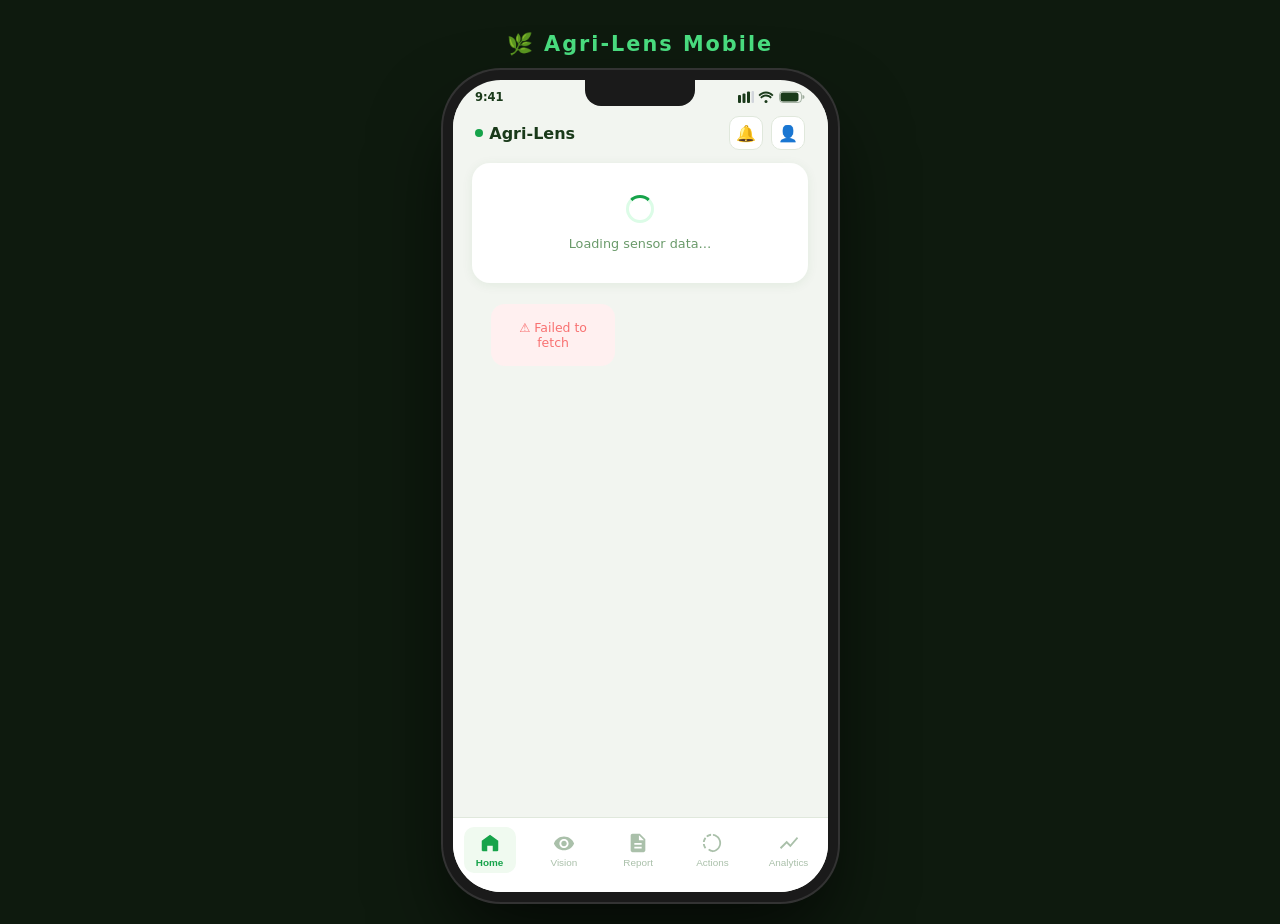
<file: mobile/index.html>
<!DOCTYPE html>
<html lang="en">
<head>
  <meta charset="UTF-8"/>
  <meta name="viewport" content="width=device-width, initial-scale=1.0"/>
  <title>Agri-Lens Mobile</title>
  <link rel="stylesheet" href="css/base.css"/>
  <link rel="stylesheet" href="css/components.css"/>
  <style>
    /* ── Vision Screen scan corners & wave animation (screen-specific) ── */
    .corner {
      position: absolute;
      width: 28px; height: 28px;
      border-color: #4ade80;
      border-style: solid;
    }
    .corner.tl { top: 0; left: 0;  border-width: 3px 0 0 3px; border-radius: 4px 0 0 0; }
    .corner.tr { top: 0; right: 0; border-width: 3px 3px 0 0; border-radius: 0 4px 0 0; }
    .corner.bl { bottom: 0; left: 0;  border-width: 0 0 3px 3px; border-radius: 0 0 0 4px; }
    .corner.br { bottom: 0; right: 0; border-width: 0 3px 3px 0; border-radius: 0 0 4px 0; }
    .scan-line-anim {
      position: absolute; left: 4px; right: 4px; height: 2px;
      background: linear-gradient(90deg, transparent, #4ade80, transparent);
      animation: scanline 2s linear infinite;
    }
    @keyframes scanline { 0% { top: 8px; } 100% { top: calc(100% - 10px); } }

    .voice-wave { display: flex; align-items: flex-end; justify-content: center; gap: 3px; height: 24px; margin-top: .3rem; }
    .voice-wave span { width: 4px; background: #4ade80; border-radius: 2px; animation: wavebar .8s ease-in-out infinite; }
    .voice-wave span:nth-child(1) { height: 8px;  animation-delay: 0s; }
    .voice-wave span:nth-child(2) { height: 18px; animation-delay: .1s; }
    .voice-wave span:nth-child(3) { height: 24px; animation-delay: .2s; }
    .voice-wave span:nth-child(4) { height: 14px; animation-delay: .3s; }
    .voice-wave span:nth-child(5) { height: 20px; animation-delay: .4s; }
    .voice-wave span:nth-child(6) { height: 10px; animation-delay: .5s; }
    @keyframes wavebar { 0%,100% { transform: scaleY(.4); } 50% { transform: scaleY(1); } }

    /* Vision screen needs dark background */
    #screen-vision { background: #000 !important; }
  </style>
</head>
<body>

  <div class="simulator-header">🌿 Agri-Lens Mobile</div>

  <div class="phone-frame">

    <!-- Status Bar -->
    <div class="status-bar">
      <span>9:41</span>
      <div class="notch"></div>
      <div class="status-icons">
        <!-- Signal bars -->
        <svg width="16" height="12" viewBox="0 0 16 12" fill="none">
          <rect x="0"   y="4"   width="3" height="8"    rx="1" fill="#1a3a1a"/>
          <rect x="4.5" y="2.5" width="3" height="9.5"  rx="1" fill="#1a3a1a"/>
          <rect x="9"   y="0.5" width="3" height="11.5" rx="1" fill="#1a3a1a"/>
          <rect x="13.5" y="0"  width="2.5" height="12" rx="1" fill="#d1d5db"/>
        </svg>
        <!-- Wifi -->
        <svg width="16" height="12" viewBox="0 0 16 12" fill="none">
          <path d="M8 2.5C10.5 2.5 12.7 3.6 14.2 5.3L15.5 3.9C13.6 1.8 10.9.5 8 .5S2.4 1.8.5 3.9L1.8 5.3C3.3 3.6 5.5 2.5 8 2.5Z" fill="#1a3a1a"/>
          <path d="M8 5.5C9.8 5.5 11.4 6.3 12.5 7.6L13.8 6.2C12.4 4.6 10.3 3.5 8 3.5S3.6 4.6 2.2 6.2L3.5 7.6C4.6 6.3 6.2 5.5 8 5.5Z" fill="#1a3a1a"/>
          <circle cx="8" cy="10.5" r="1.5" fill="#1a3a1a"/>
        </svg>
        <!-- Battery -->
        <svg width="26" height="12" viewBox="0 0 26 12" fill="none">
          <rect x=".5" y=".5" width="22" height="11" rx="3.5" stroke="#1a3a1a" stroke-opacity=".35"/>
          <rect x="1.5" y="1.5" width="18" height="9" rx="2.5" fill="#1a3a1a"/>
          <path d="M23.5 4v4a2 2 0 000-4z" fill="#1a3a1a" fill-opacity=".4"/>
        </svg>
      </div>
    </div>

    <!-- Screen Container -->
    <div class="screen-wrap">
      <div class="screen active" id="screen-home"></div>
      <div class="screen"        id="screen-vision"></div>
      <div class="screen"        id="screen-report"></div>
      <div class="screen"        id="screen-actions"></div>
      <div class="screen"        id="screen-analytics"></div>
    </div>

    <!-- Bottom Navigation -->
    <nav class="bottom-nav">
      <button class="nav-item active" id="nav-home" data-screen="home">
        <svg viewBox="0 0 24 24"><path d="M3 9.5L12 3L21 9.5V20c0 .55-.45 1-1 1h-5v-6H9v6H4c-.55 0-1-.45-1-1V9.5Z"/></svg>
        <span class="nav-label">Home</span>
      </button>
      <button class="nav-item" id="nav-vision" data-screen="vision">
        <svg viewBox="0 0 24 24"><path d="M12 5C7 5 2.73 8.11 1 12.5 2.73 16.89 7 20 12 20c5 0 9.27-3.11 11-7.5C21.27 8.11 17 5 12 5Zm0 12.5c-2.76 0-5-2.24-5-5s2.24-5 5-5 5 2.24 5 5-2.24 5-5 5Zm0-8c-1.66 0-3 1.34-3 3s1.34 3 3 3 3-1.34 3-3-1.34-3-3-3Z"/></svg>
        <span class="nav-label">Vision</span>
      </button>
      <button class="nav-item" id="nav-report" data-screen="report">
        <svg viewBox="0 0 24 24"><path d="M14 2H6c-1.1 0-2 .9-2 2v16c0 1.1.9 2 2 2h12c1.1 0 2-.9 2-2V8l-6-6Zm2 16H8v-2h8v2Zm0-4H8v-2h8v2Zm-3-5V3.5L18.5 9H13Z"/></svg>
        <span class="nav-label">Report</span>
      </button>
      <button class="nav-item" id="nav-actions" data-screen="actions">
        <svg viewBox="0 0 24 24"><path d="M13 2.05v2c4.39.54 7.5 4.53 6.96 8.92-.5 3.64-3.36 6.53-7 6.96v2c5.5-.55 9.5-5.43 8.95-10.93-.45-4.75-4.22-8.5-8.91-8.95Zm-2-.01C9.05 2.25 7.19 3 5.67 4.26L7.1 5.74C8.22 4.84 9.57 4.26 11 4.06V2.04ZM4.26 5.67C3 7.19 2.25 9.04 2.05 11h2c.19-1.42.75-2.77 1.64-3.9L4.26 5.67ZM2.06 13c.2 1.96.97 3.81 2.21 5.33l1.42-1.43C4.81 15.77 4.24 14.42 4.06 13H2.06Zm5.61 6.74C9.18 21 11.04 21.79 13 22v-2c-1.42-.18-2.77-.75-3.9-1.63L7.67 19.74Z"/></svg>
        <span class="nav-label">Actions</span>
      </button>
      <button class="nav-item" id="nav-analytics" data-screen="analytics">
        <svg viewBox="0 0 24 24"><path d="M3.5 18.5 9.5 12.5l4 4L22 6.92 20.59 5.51l-7.09 8-4-4L2 17l1.5 1.5Z"/></svg>
        <span class="nav-label">Analytics</span>
      </button>
    </nav>

  </div><!-- /phone-frame -->

  <script type="module">
    import router from './js/router.js';

    /* Wire nav buttons */
    document.querySelectorAll('.nav-item[data-screen]').forEach(btn => {
      btn.addEventListener('click', () => router.navigate(btn.dataset.screen));
    });

    /* Boot on home */
    router.navigate('home');
  </script>
</body>
</html>
</file>
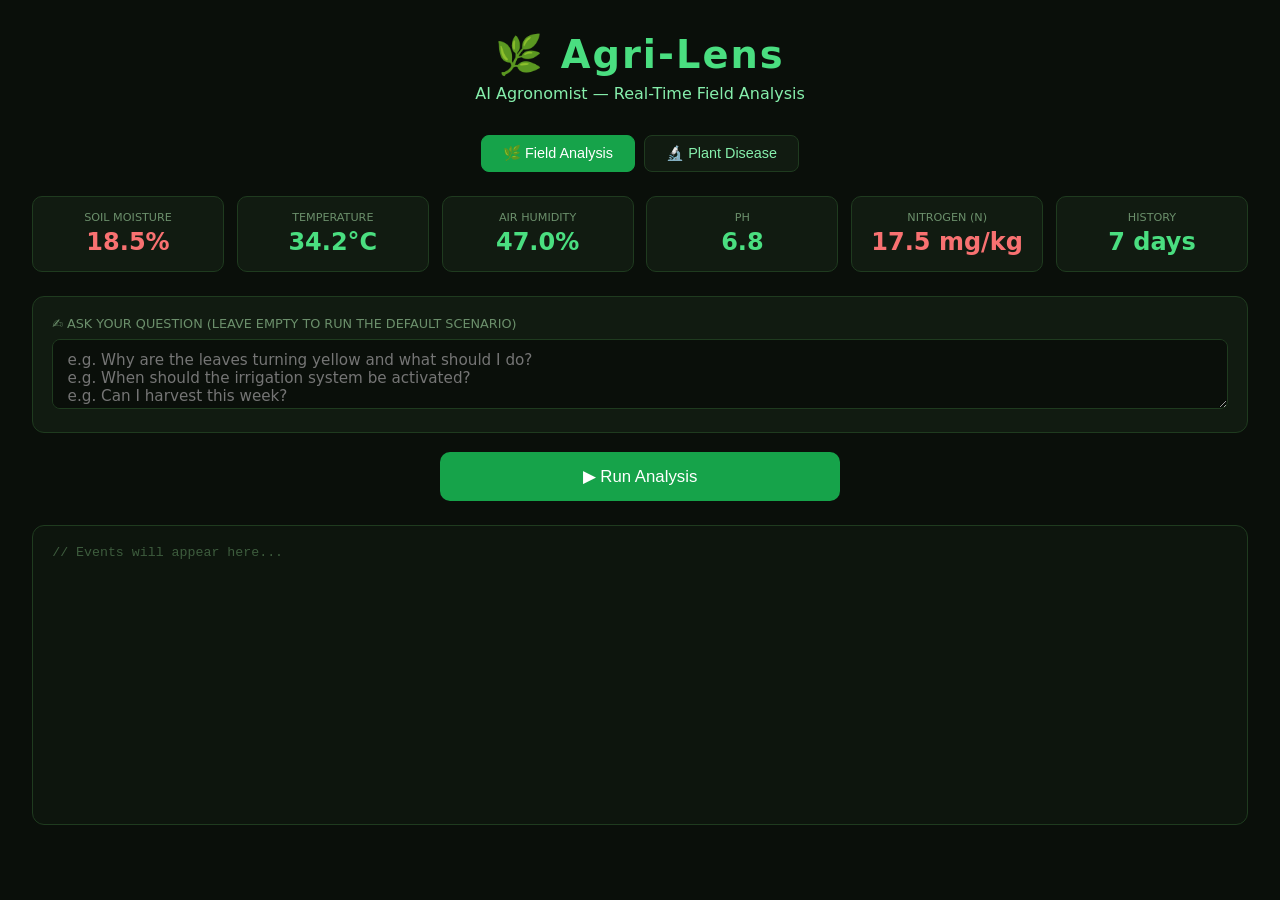
<file: app/templates/live_demo.html>
<!DOCTYPE html>
<html lang="en">
<head>
  <meta charset="UTF-8" />
  <meta name="viewport" content="width=device-width, initial-scale=1.0"/>
  <title>Agri-Lens — Demo</title>
  <style>
    * { box-sizing: border-box; margin: 0; padding: 0; }
    body { font-family: 'Segoe UI', system-ui, sans-serif; background: #0a0f0a; color: #e2f0e2; min-height: 100vh; padding: 2rem; }
    header { text-align: center; margin-bottom: 2rem; }
    header h1 { font-size: 2.4rem; color: #4ade80; letter-spacing: 2px; }
    header p  { color: #86efac; margin-top: .4rem; font-size: 1rem; }
    .tabs { display: flex; gap: .6rem; margin-bottom: 1.5rem; justify-content: center; }
    .tab-btn { background: #111b11; border: 1px solid #1f3b1f; color: #86efac; border-radius: 8px; padding: .55rem 1.3rem; font-size: .9rem; cursor: pointer; transition: all .2s; }
    .tab-btn:hover  { background: #1a2e1a; }
    .tab-btn.active { background: #16a34a; color: #fff; border-color: #16a34a; }
    .panel { display: none; }
    .panel.active { display: block; }
    #sensors { display: grid; grid-template-columns: repeat(auto-fit, minmax(130px, 1fr)); gap: .8rem; margin-bottom: 1.5rem; }
    .sensor-card { background: #111b11; border: 1px solid #1f3b1f; border-radius: 10px; padding: .9rem; text-align: center; }
    .sensor-card .label { font-size: .7rem; color: #6b8f6b; text-transform: uppercase; }
    .sensor-card .value { font-size: 1.5rem; font-weight: 700; color: #4ade80; margin-top: .25rem; }
    .sensor-card.alert .value { color: #f87171; }
    .ask-box { background: #111b11; border: 1px solid #1f3b1f; border-radius: 12px; padding: 1.2rem; margin-bottom: 1.2rem; }
    .ask-box label { font-size: .8rem; color: #6b8f6b; text-transform: uppercase; display: block; margin-bottom: .5rem; }
    .ask-box textarea { width: 100%; background: #0a0f0a; border: 1px solid #1f3b1f; border-radius: 8px; color: #e2f0e2; font-size: .95rem; padding: .7rem .9rem; resize: vertical; min-height: 70px; outline: none; font-family: inherit; }
    .ask-box textarea:focus { border-color: #16a34a; }
    .scenarios { display: grid; grid-template-columns: repeat(auto-fit, minmax(200px, 1fr)); gap: .8rem; margin-bottom: 1.5rem; }
    .scenario-card { background: #111b11; border: 2px solid #1f3b1f; border-radius: 12px; padding: 1rem; cursor: pointer; transition: all .2s; }
    .scenario-card:hover   { border-color: #16a34a; background: #142014; }
    .scenario-card.selected{ border-color: #4ade80; background: #0d2010; }
    .scenario-card .sc-title { font-weight: 700; color: #4ade80; margin-bottom: .3rem; }
    .sc-tag { display: inline-block; font-size: .7rem; border-radius: 4px; padding: .15rem .45rem; margin-bottom: .4rem; font-weight: 700; }
    .tag-high   { background:#7c2d12; color:#fb923c; }
    .tag-medium { background:#713f12; color:#fde68a; }
    .tag-low    { background:#14532d; color:#86efac; }
    .scenario-card .sc-desc { font-size: .82rem; color: #86efac; line-height: 1.4; }
    .scenario-card .sc-img { width: 100%; height: 90px; object-fit: cover; border-radius: 6px; margin-bottom: .5rem; opacity: .85; transition: opacity .2s; }
    .scenario-card:hover .sc-img, .scenario-card.selected .sc-img { opacity: 1; }
    .run-btn { display: block; width: 100%; max-width: 400px; margin: 0 auto 1.5rem; background: #16a34a; color: #fff; border: none; border-radius: 10px; padding: .85rem 2rem; font-size: 1.05rem; cursor: pointer; transition: background .2s; }
    .run-btn:hover    { background: #15803d; }
    .run-btn:disabled { background: #374137; color:#6b8f6b; cursor:default; }
    #log, #log2 { background: #0d150d; border: 1px solid #1f3b1f; border-radius: 12px; padding: 1.2rem; height: 300px; overflow-y: auto; font-family: 'Courier New', monospace; font-size: .83rem; margin-bottom: 1.5rem; }
    .log-entry { padding: .3rem 0; border-bottom: 1px solid #1a2e1a; line-height: 1.5; }
    .log-entry:last-child { border-bottom: none; }
    .tag { display: inline-block; padding: .1rem .4rem; border-radius: 4px; font-size: .68rem; font-weight: 700; margin-right: .4rem; text-transform: uppercase; }
    .tag-start       { background:#1e3a5f; color:#93c5fd; }
    .tag-thinking    { background:#2d2d0a; color:#fde68a; }
    .tag-tool_call   { background:#3b1f0a; color:#fb923c; }
    .tag-tool_result { background:#0a2e1a; color:#4ade80; }
    .tag-diagnosis   { background:#2d1050; color:#c084fc; }
    .tag-error       { background:#450a0a; color:#fca5a5; }
    .result-card { display: none; background: #0d1f1a; border: 1px solid #166534; border-radius: 14px; padding: 1.5rem; }
    .result-card h2 { color: #4ade80; margin-bottom: 1rem; font-size: 1.2rem; }
    .result-grid { display: grid; grid-template-columns: 1fr 1fr; gap: 1rem; }
    .result-block { background: #111b11; border-radius: 8px; padding: 1rem; }
    .result-block h3 { color: #86efac; font-size: .75rem; text-transform: uppercase; margin-bottom: .4rem; }
    .result-block p  { font-size: .9rem; line-height: 1.6; }
    .sev-badge { display: inline-block; padding: .25rem .8rem; border-radius: 20px; font-weight: 700; font-size: .82rem; }
    .sev-low      { background:#14532d; color:#86efac; }
    .sev-medium   { background:#713f12; color:#fde68a; }
    .sev-high     { background:#7c2d12; color:#fb923c; }
    .sev-critical { background:#450a0a; color:#fca5a5; }
    .priority-badge { display:inline-block; padding:.25rem .8rem; border-radius:20px; font-weight:700; font-size:.82rem; background:#1e3a5f; color:#93c5fd; }
    .rec-list { list-style: none; }
    .rec-list li::before { content: "-> "; color: #4ade80; }
    .rec-list li { padding: .2rem 0; font-size: .88rem; }
    .action-chip { display: inline-block; background: #1a3a1a; border: 1px solid #166534; border-radius: 6px; padding: .25rem .6rem; font-size: .76rem; margin: .2rem .15rem 0 0; color: #4ade80; }
    .conf-bar-bg { background:#1f3b1f; border-radius:99px; height:10px; overflow:hidden; margin-top:.4rem; }
    .conf-bar-fill { background:linear-gradient(90deg,#16a34a,#4ade80); height:100%; border-radius:99px; transition:width 1s ease; }
    .conf-label { font-size:.78rem; color:#86efac; margin-top:.25rem; }
    @media (max-width: 600px) { .result-grid { grid-template-columns: 1fr; } }
  </style>
</head>
<body>

<header>
  <h1>&#127807; Agri-Lens</h1>
  <p>AI Agronomist — Real-Time Field Analysis</p>
</header>

<div class="tabs">
  <button class="tab-btn active" onclick="switchTab('field', this)">&#127807; Field Analysis</button>
  <button class="tab-btn"        onclick="switchTab('disease', this)">&#128300; Plant Disease</button>
</div>

<!-- TAB 1: Field Analysis -->
<div id="tab-field" class="panel active">
  <div id="sensors">
    <div class="sensor-card alert"><div class="label">Soil Moisture</div><div class="value">18.5%</div></div>
    <div class="sensor-card"><div class="label">Temperature</div><div class="value">34.2°C</div></div>
    <div class="sensor-card"><div class="label">Air Humidity</div><div class="value">47.0%</div></div>
    <div class="sensor-card"><div class="label">pH</div><div class="value">6.8</div></div>
    <div class="sensor-card alert"><div class="label">Nitrogen (N)</div><div class="value">17.5 mg/kg</div></div>
    <div class="sensor-card"><div class="label">History</div><div class="value">7 days</div></div>
  </div>

  <div class="ask-box">
    <label>&#9997;&#65039; Ask your question (leave empty to run the default scenario)</label>
    <textarea id="fieldQuestion" placeholder="e.g. Why are the leaves turning yellow and what should I do?
e.g. When should the irrigation system be activated?
e.g. Can I harvest this week?"></textarea>
  </div>

  <button class="run-btn" id="fieldBtn" onclick="startFieldDemo()">&#9654; Run Analysis</button>
  <div id="log"><span style="color:#3d5c3d">// Events will appear here...</span></div>

  <div class="result-card" id="fieldResult">
    <h2>&#128300; Diagnosis Result</h2>
    <div class="result-grid">
      <div class="result-block"><h3>Diagnosis</h3><p id="fr-diagnosis"></p><br/><span id="fr-severity" class="sev-badge"></span></div>
      <div class="result-block"><h3>Root Cause</h3><p id="fr-rootcause"></p></div>
      <div class="result-block"><h3>Recommendations</h3><ul class="rec-list" id="fr-recs"></ul></div>
      <div class="result-block">
        <h3>IoT Actions Triggered</h3><div id="fr-actions"></div><br/>
        <h3>Confidence Score</h3>
        <div class="conf-bar-bg"><div class="conf-bar-fill" id="fr-conf-bar" style="width:0%"></div></div>
        <div class="conf-label" id="fr-conf-label">-</div>
      </div>
    </div>
    <div class="result-block" style="margin-top:1rem"><h3>Farmer Report</h3><p id="fr-report"></p></div>
  </div>
</div>

<!-- TAB 2: Plant Disease -->
<div id="tab-disease" class="panel">
  <p style="text-align:center; color:#86efac; margin-bottom:1rem; font-size:.9rem;">
    Select a scenario — Gemini analyses the leaf image and sensor data together
  </p>

  <div class="scenarios">
    <div class="scenario-card selected" id="sc-late-blight" onclick="selectScenario('late-blight')">
      <img class="sc-img" src="/assets/demo_images/late_blight.jpg" alt="Late Blight"/>
      <div class="sc-tag tag-high">HIGH RISK</div>
      <div class="sc-title">&#127813; Late Blight</div>
      <div class="sc-desc">Tomato late blight + drought stress.<br>Soil moisture: 20% → Irrigation priority</div>
    </div>
    <div class="scenario-card" id="sc-nutrient-deficiency" onclick="selectScenario('nutrient-deficiency')">
      <img class="sc-img" src="/assets/demo_images/early_blight.jpg" alt="Early Blight"/>
      <div class="sc-tag tag-medium">MEDIUM RISK</div>
      <div class="sc-title">&#127807; Nutrient Deficiency</div>
      <div class="sc-desc">Early blight + nitrogen deficiency.<br>N: 14 mg/kg → Fertiliser priority</div>
    </div>
    <div class="scenario-card" id="sc-healthy" onclick="selectScenario('healthy')">
      <img class="sc-img" src="/assets/demo_images/healthy.jpg" alt="Healthy"/>
      <div class="sc-tag tag-low">HEALTHY</div>
      <div class="sc-title">&#9989; Healthy Plant</div>
      <div class="sc-desc">Normal sensors + healthy leaf.<br>Moisture: 55% → Clean report</div>
    </div>
  </div>

  <div class="ask-box">
    <label>&#9997;&#65039; Additional question (optional)</label>
    <textarea id="diseaseQuestion" placeholder="e.g. Can this disease spread to neighbouring fields?"></textarea>
  </div>

  <button class="run-btn" id="diseaseBtn" onclick="startDiseaseDemo()">&#9654; Run Scenario</button>
  <div id="log2"><span style="color:#3d5c3d">// Events will appear here...</span></div>

  <div class="result-card" id="diseaseResult">
    <h2>&#128300; Plant Disease Diagnosis</h2>
    <div class="result-grid">
      <div class="result-block"><h3>Visual Finding</h3><p id="dr-visual"></p></div>
      <div class="result-block"><h3>Sensor Finding</h3><p id="dr-sensor"></p></div>
      <div class="result-block"><h3>Diagnosis</h3><p id="dr-diagnosis"></p><br/><span id="dr-severity" class="sev-badge"></span></div>
      <div class="result-block">
        <h3>Priority Mode</h3><span id="dr-priority" class="priority-badge"></span><br/><br/>
        <p id="dr-priority-reason" style="font-size:.85rem; color:#86efac;"></p>
      </div>
      <div class="result-block"><h3>Recommendations</h3><ul class="rec-list" id="dr-recs"></ul></div>
      <div class="result-block">
        <h3>IoT Actions Triggered</h3><div id="dr-actions"></div><br/>
        <h3>Confidence Score</h3>
        <div class="conf-bar-bg"><div class="conf-bar-fill" id="dr-conf-bar" style="width:0%"></div></div>
        <div class="conf-label" id="dr-conf-label">-</div>
      </div>
    </div>
    <div class="result-block" style="margin-top:1rem"><h3>Farmer Report</h3><p id="dr-report"></p></div>
  </div>
</div>

<script>
  let selectedScenario = 'late-blight';

  function switchTab(name, btn) {
    document.querySelectorAll('.panel').forEach(p => p.classList.remove('active'));
    document.querySelectorAll('.tab-btn').forEach(b => b.classList.remove('active'));
    document.getElementById('tab-' + name).classList.add('active');
    btn.classList.add('active');
  }

  function selectScenario(s) {
    document.querySelectorAll('.scenario-card').forEach(c => c.classList.remove('selected'));
    document.getElementById('sc-' + s).classList.add('selected');
    selectedScenario = s;
  }

  function appendLog(logId, data) {
    const log = document.getElementById(logId);
    const div = document.createElement('div');
    div.className = 'log-entry';
    const tag = document.createElement('span');
    tag.className = 'tag tag-' + data.event;
    tag.textContent = data.event;
    const text = data.message || (data.question ? 'Field: ' + data.field_id + ' - "' + data.question + '"' : JSON.stringify(data).slice(0, 140) + '...');
    div.appendChild(tag);
    div.appendChild(document.createTextNode(' ' + text));
    log.appendChild(div);
    log.scrollTop = log.scrollHeight;
  }

  function startFieldDemo() {
    const btn = document.getElementById('fieldBtn');
    const log = document.getElementById('log');
    const result = document.getElementById('fieldResult');
    const q = document.getElementById('fieldQuestion').value.trim();

    btn.disabled = true; btn.textContent = 'Analysing...';
    log.innerHTML = ''; result.style.display = 'none';

    const url = q ? '/demo/live?question=' + encodeURIComponent(q) : '/demo/live';
    const es = new EventSource(url);

    es.onmessage = function(e) {
      const data = JSON.parse(e.data);
      appendLog('log', data);
      if (data.event === 'diagnosis') {
        renderFieldResult(data); es.close();
        btn.disabled = false; btn.textContent = 'Run Again';
      }
      if (data.event === 'error') {
        es.close(); btn.disabled = false; btn.textContent = 'Retry';
      }
    };
    es.onerror = function() {
      appendLog('log', { event: 'error', message: 'Connection lost.' });
      es.close(); btn.disabled = false; btn.textContent = 'Retry';
    };
  }

  function renderFieldResult(d) {
    document.getElementById('fr-diagnosis').textContent = d.diagnosis;
    document.getElementById('fr-rootcause').textContent = d.root_cause;
    document.getElementById('fr-report').textContent    = d.report_for_farmer;
    var s = document.getElementById('fr-severity');
    s.textContent = d.severity.toUpperCase(); s.className = 'sev-badge sev-' + d.severity;
    var recList = document.getElementById('fr-recs'); recList.innerHTML = '';
    (d.recommendations||[]).forEach(function(r){ var li=document.createElement('li'); li.textContent=r; recList.appendChild(li); });
    var actDiv = document.getElementById('fr-actions'); actDiv.innerHTML = '';
    (d.actions_taken||[]).forEach(function(a){ var c=document.createElement('span'); c.className='action-chip'; c.textContent=a.action_name+'()'; actDiv.appendChild(c); });
    var pct = Math.round((d.confidence_score||0)*100);
    document.getElementById('fr-conf-bar').style.width = pct+'%';
    document.getElementById('fr-conf-label').textContent = pct+'% confidence';
    var res = document.getElementById('fieldResult');
    res.style.display = 'block'; res.scrollIntoView({behavior:'smooth'});
  }

  async function startDiseaseDemo() {
    const btn = document.getElementById('diseaseBtn');
    const log = document.getElementById('log2');
    const result = document.getElementById('diseaseResult');

    btn.disabled = true; btn.textContent = 'Analysing...';
    log.innerHTML = ''; result.style.display = 'none';

    appendLog('log2', { event: 'thinking', message: 'Running scenario "' + selectedScenario + '"...' });

    try {
      const res = await fetch('/demo/plant-disease/' + selectedScenario);
      const data = await res.json();
      if (!res.ok) {
        appendLog('log2', { event: 'error', message: data.detail || 'An error occurred.' });
      } else {
        appendLog('log2', { event: 'thinking', message: 'Leaf image + sensor data analysed.' });
        (data.actions_taken||[]).forEach(function(a) {
          appendLog('log2', { event: 'tool_call',   message: a.action_name + '() -> ' + (a.reason||'') });
          appendLog('log2', { event: 'tool_result', message: 'Action completed: ' + a.action_name });
        });
        appendLog('log2', { event: 'diagnosis', message: 'Diagnosis: ' + data.diagnosis });
        renderDiseaseResult(data);
      }
    } catch(e) {
      appendLog('log2', { event: 'error', message: 'Request failed: ' + e.message });
    }

    btn.disabled = false; btn.textContent = 'Run Again';
  }

  function renderDiseaseResult(d) {
    document.getElementById('dr-visual').textContent          = d.visual_finding;
    document.getElementById('dr-sensor').textContent          = d.sensor_finding;
    document.getElementById('dr-diagnosis').textContent       = d.diagnosis;
    document.getElementById('dr-priority-reason').textContent = d.priority_reason;
    document.getElementById('dr-report').textContent          = d.report_for_farmer;
    var s = document.getElementById('dr-severity');
    s.textContent = d.severity.toUpperCase(); s.className = 'sev-badge sev-' + d.severity;
    var modeLabels = { irrigation:'💧 Irrigation', nutrient:'🌿 Nutrition', disease:'🦠 Disease', combined:'⚖️ Combined' };
    document.getElementById('dr-priority').textContent = modeLabels[d.priority_mode] || d.priority_mode;
    var recList = document.getElementById('dr-recs'); recList.innerHTML = '';
    (d.recommendations||[]).forEach(function(r){ var li=document.createElement('li'); li.textContent=r; recList.appendChild(li); });
    var actDiv = document.getElementById('dr-actions'); actDiv.innerHTML = '';
    if (d.actions_taken && d.actions_taken.length > 0) {
      d.actions_taken.forEach(function(a){ var c=document.createElement('span'); c.className='action-chip'; c.textContent=a.action_name+'()'; actDiv.appendChild(c); });
    } else {
      actDiv.innerHTML = '<span style="color:#6b8f6b;font-size:.82rem">No action required</span>';
    }
    var pct = Math.round((d.confidence_score||0)*100);
    document.getElementById('dr-conf-bar').style.width = pct+'%';
    document.getElementById('dr-conf-label').textContent = pct+'% confidence';
    var res = document.getElementById('diseaseResult');
    res.style.display = 'block'; res.scrollIntoView({behavior:'smooth'});
  }
</script>
</body>
</html>
</file>
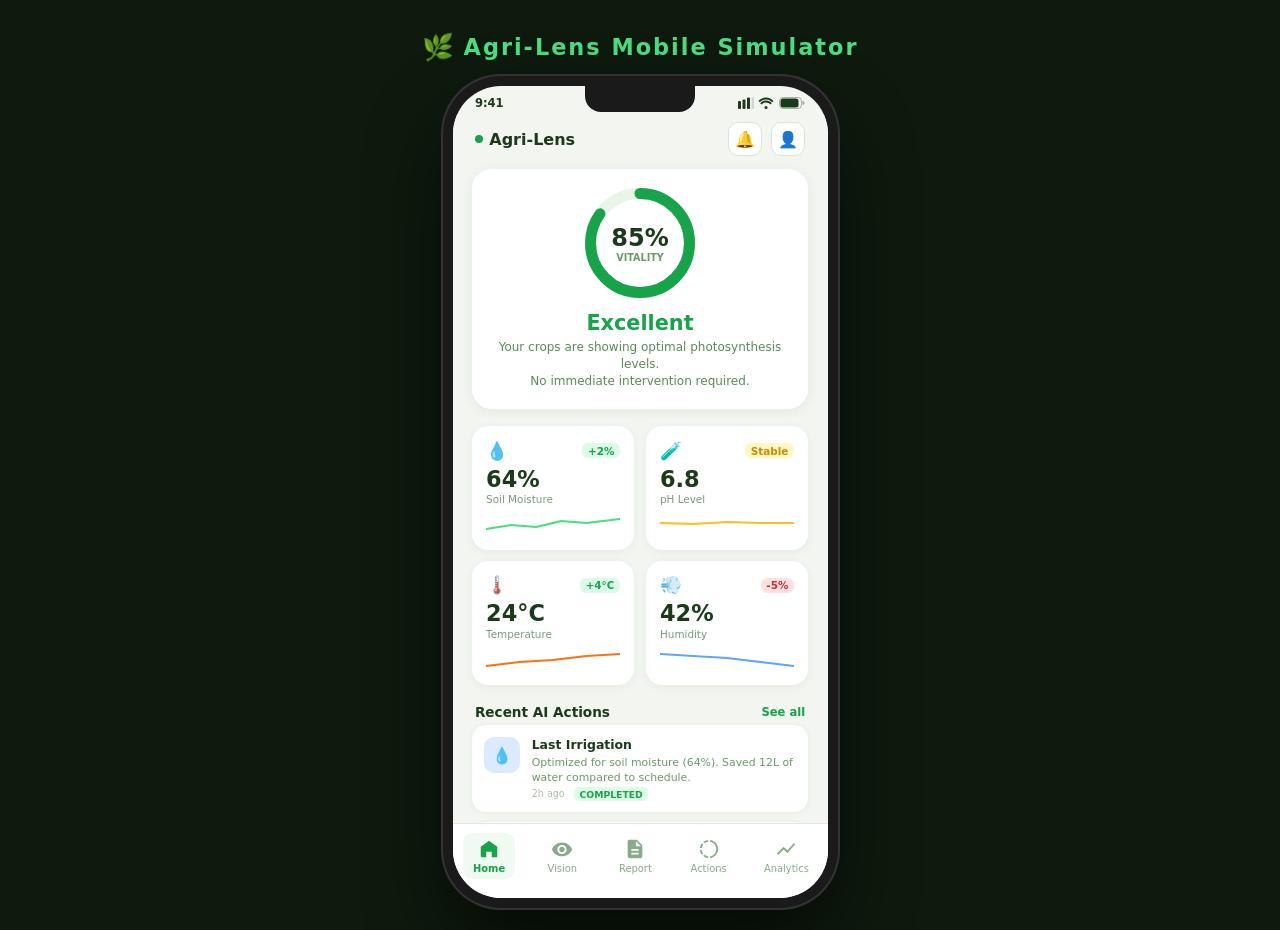
<file: app/templates/mobile_ui.html>
<!DOCTYPE html>
<html lang="en">
<head>
  <meta charset="UTF-8"/>
  <meta name="viewport" content="width=device-width, initial-scale=1.0"/>
  <title>Agri-Lens Mobile Simulator</title>
  <style>
    /* ── Reset & Base ── */
    *, *::before, *::after { box-sizing: border-box; margin: 0; padding: 0; }
    body {
      font-family: 'Segoe UI', system-ui, -apple-system, sans-serif;
      background: #0e1a0e;
      display: flex;
      flex-direction: column;
      align-items: center;
      min-height: 100vh;
      padding: 2rem 1rem;
      gap: 1.5rem;
    }
    .simulator-header {
      color: #4ade80;
      font-size: 1.4rem;
      font-weight: 700;
      letter-spacing: 2px;
      display: flex;
      align-items: center;
      gap: .5rem;
    }
    .simulator-header span { font-size: 1.6rem; }

    /* ── Phone Frame ── */
    .phone-frame {
      width: 375px;
      height: 812px;
      background: #f2f5f0;
      border-radius: 48px;
      box-shadow:
        0 0 0 10px #1a1a1a,
        0 0 0 12px #333,
        0 40px 80px rgba(0,0,0,.7);
      overflow: hidden;
      position: relative;
      display: flex;
      flex-direction: column;
    }

    /* ── Status Bar ── */
    .status-bar {
      background: transparent;
      padding: .6rem 1.4rem .3rem;
      display: flex;
      justify-content: space-between;
      align-items: center;
      font-size: .72rem;
      font-weight: 600;
      color: #1a3a1a;
      position: relative;
      z-index: 10;
    }
    .status-bar .notch {
      width: 110px; height: 26px;
      background: #1a1a1a;
      border-radius: 0 0 16px 16px;
      position: absolute;
      left: 50%; transform: translateX(-50%);
      top: 0;
    }
    .status-icons { display: flex; gap: .3rem; align-items: center; }

    /* ── Screen Container ── */
    .screen-wrap {
      flex: 1;
      overflow: hidden;
      position: relative;
    }
    .screen {
      position: absolute;
      inset: 0;
      overflow-y: auto;
      display: none;
      flex-direction: column;
      scrollbar-width: none;
    }
    .screen::-webkit-scrollbar { display: none; }
    .screen.active { display: flex; }

    /* ── Bottom Nav ── */
    .bottom-nav {
      background: #fff;
      border-top: 1px solid #e0e8dc;
      display: flex;
      justify-content: space-around;
      padding: .6rem 0 1.2rem;
      z-index: 100;
    }
    .nav-item {
      display: flex;
      flex-direction: column;
      align-items: center;
      gap: .18rem;
      cursor: pointer;
      padding: .3rem .5rem;
      border-radius: 10px;
      transition: all .2s;
      min-width: 52px;
    }
    .nav-item svg { width: 22px; height: 22px; }
    .nav-item span { font-size: .62rem; color: #8aab8a; font-weight: 500; }
    .nav-item.active span { color: #16a34a; font-weight: 700; }
    .nav-item.active svg path,
    .nav-item.active svg rect,
    .nav-item.active svg circle { fill: #16a34a; }
    .nav-item:not(.active) svg path,
    .nav-item:not(.active) svg rect,
    .nav-item:not(.active) svg circle { fill: #8aab8a; }
    .nav-item.active { background: #f0faf0; }

    /* ══════════════════════════════════
       SCREEN 1 — HOME
    ══════════════════════════════════ */
    #screen-home {
      background: #f2f5f0;
    }
    .home-topbar {
      padding: .5rem 1.4rem .4rem;
      display: flex;
      justify-content: space-between;
      align-items: center;
    }
    .home-topbar .brand {
      display: flex; align-items: center; gap: .4rem;
      font-weight: 700; font-size: 1rem; color: #1a3a1a;
    }
    .brand-dot { width: 8px; height: 8px; background: #16a34a; border-radius: 50%; }
    .home-topbar .icons { display: flex; gap: .6rem; }
    .icon-btn {
      width: 34px; height: 34px;
      background: #fff;
      border-radius: 10px;
      border: 1px solid #d4e8d4;
      display: flex; align-items: center; justify-content: center;
      cursor: pointer; font-size: 1rem;
    }

    .vitality-card {
      margin: .4rem 1.2rem;
      background: #fff;
      border-radius: 20px;
      padding: 1.2rem;
      box-shadow: 0 2px 12px rgba(0,100,0,.07);
    }
    .vitality-ring {
      position: relative;
      width: 110px; height: 110px;
      margin: 0 auto .8rem;
    }
    .vitality-ring svg { transform: rotate(-90deg); }
    .vitality-ring .ring-bg { fill: none; stroke: #e8f5e8; stroke-width: 10; }
    .vitality-ring .ring-val { fill: none; stroke: #16a34a; stroke-width: 10; stroke-linecap: round; stroke-dasharray: 283; stroke-dashoffset: 43; transition: stroke-dashoffset 1s; }
    .vitality-ring .center-text {
      position: absolute; inset: 0;
      display: flex; flex-direction: column;
      align-items: center; justify-content: center;
    }
    .vitality-ring .pct { font-size: 1.5rem; font-weight: 800; color: #1a3a1a; }
    .vitality-ring .lbl { font-size: .6rem; color: #6a9a6a; font-weight: 600; }
    .vitality-status { text-align: center; }
    .vitality-status .status-title { font-size: 1.3rem; font-weight: 800; color: #16a34a; }
    .vitality-status .status-sub { font-size: .75rem; color: #5a8a5a; margin-top: .25rem; line-height: 1.4; }

    .sensor-grid {
      display: grid; grid-template-columns: 1fr 1fr;
      gap: .7rem; margin: .7rem 1.2rem;
    }
    .sensor-tile {
      background: #fff;
      border-radius: 16px;
      padding: .9rem;
      box-shadow: 0 2px 8px rgba(0,100,0,.06);
    }
    .sensor-tile .tile-top {
      display: flex; justify-content: space-between; align-items: center;
      margin-bottom: .3rem;
    }
    .sensor-tile .tile-icon { font-size: 1.1rem; }
    .sensor-tile .tile-delta {
      font-size: .65rem; font-weight: 700; padding: .1rem .35rem;
      border-radius: 6px;
    }
    .delta-up { background: #dcfce7; color: #16a34a; }
    .delta-stable { background: #fef9c3; color: #ca8a04; }
    .delta-down { background: #fee2e2; color: #dc2626; }
    .sensor-tile .tile-val { font-size: 1.4rem; font-weight: 800; color: #1a3a1a; }
    .sensor-tile .tile-name { font-size: .65rem; color: #7a9a7a; margin-top: .1rem; }
    .mini-spark { height: 24px; overflow: hidden; margin-top: .4rem; }
    .mini-spark svg { width: 100%; height: 24px; }

    .section-header {
      padding: .5rem 1.4rem .3rem;
      display: flex; justify-content: space-between; align-items: center;
    }
    .section-header h3 { font-size: .85rem; font-weight: 700; color: #1a3a1a; }
    .section-header a { font-size: .72rem; color: #16a34a; font-weight: 600; cursor: pointer; text-decoration: none; }

    .ai-actions-list { padding: 0 1.2rem; display: flex; flex-direction: column; gap: .6rem; margin-bottom: 1rem; }
    .ai-action-item {
      background: #fff;
      border-radius: 14px;
      padding: .8rem;
      display: flex; align-items: flex-start; gap: .7rem;
      box-shadow: 0 1px 6px rgba(0,100,0,.06);
    }
    .ai-action-item .action-icon {
      width: 36px; height: 36px; border-radius: 10px;
      display: flex; align-items: center; justify-content: center;
      font-size: 1rem; flex-shrink: 0;
    }
    .icon-water { background: #dbeafe; }
    .icon-leaf  { background: #dcfce7; }
    .icon-bug   { background: #fef3c7; }
    .ai-action-item .action-body { flex: 1; }
    .ai-action-item .action-title { font-size: .78rem; font-weight: 700; color: #1a3a1a; }
    .ai-action-item .action-sub   { font-size: .68rem; color: #6a9a6a; margin-top: .15rem; line-height: 1.4; }
    .ai-action-item .action-meta  { font-size: .6rem; color: #aac0aa; margin-top: .2rem; }
    .badge-completed { background: #dcfce7; color: #16a34a; font-size: .58rem; font-weight: 700; padding: .1rem .35rem; border-radius: 5px; }
    .badge-done      { background: #e0f2fe; color: #0284c7; font-size: .58rem; font-weight: 700; padding: .1rem .35rem; border-radius: 5px; }

    .field-banner {
      margin: .5rem 1.2rem 1rem;
      border-radius: 18px;
      overflow: hidden;
      position: relative;
      height: 100px;
      background: linear-gradient(135deg, #14532d 0%, #166534 50%, #4ade80 100%);
    }
    .field-banner img { width: 100%; height: 100%; object-fit: cover; opacity: .7; position: absolute; inset: 0; }
    .field-banner .field-info {
      position: absolute; inset: 0; padding: .8rem 1rem;
      display: flex; flex-direction: column; justify-content: flex-end;
    }
    .field-banner .field-label { font-size: .6rem; color: rgba(255,255,255,.75); text-transform: uppercase; letter-spacing: 1px; }
    .field-banner .field-name  { font-size: 1rem; font-weight: 800; color: #fff; }

    /* ══════════════════════════════════
       SCREEN 2 — VISION
    ══════════════════════════════════ */
    #screen-vision {
      background: #000;
    }
    .vision-bg {
      position: absolute; inset: 0;
      background: linear-gradient(180deg, #0a2a0a 0%, #0d3d0d 40%, #1a5c1a 100%);
    }
    .vision-bg-img {
      position: absolute; inset: 0;
      background-image: url('/assets/demo_images/healthy.jpg');
      background-size: cover; background-position: center;
      opacity: .55;
    }
    .vision-topbar {
      position: relative; z-index: 10;
      display: flex; justify-content: space-between; align-items: center;
      padding: .5rem 1.4rem;
    }
    .vision-topbar .brand { color: #fff; font-weight: 700; font-size: 1rem; display: flex; align-items: center; gap: .4rem; }
    .vision-topbar .settings-btn {
      width: 36px; height: 36px; background: rgba(255,255,255,.15);
      border-radius: 10px; display: flex; align-items: center; justify-content: center;
      font-size: 1.1rem; cursor: pointer; color: #fff; backdrop-filter: blur(4px);
    }
    .scan-frame {
      position: relative; z-index: 10;
      flex: 1;
      display: flex; flex-direction: column; align-items: center; justify-content: center;
      padding: 1rem;
    }
    .scan-corners {
      width: 220px; height: 160px;
      position: relative;
      margin-bottom: 1.5rem;
    }
    .scan-corners::before, .scan-corners::after,
    .scan-corners > span::before, .scan-corners > span::after {
      content: ''; position: absolute;
      width: 28px; height: 28px;
      border-color: #4ade80;
      border-style: solid;
    }
    .scan-corners::before { top: 0; left: 0; border-width: 3px 0 0 3px; border-radius: 4px 0 0 0; }
    .scan-corners::after  { top: 0; right: 0; border-width: 3px 3px 0 0; border-radius: 0 4px 0 0; }
    .scan-corners > span::before { bottom: 0; left: 0; border-width: 0 0 3px 3px; border-radius: 0 0 0 4px; }
    .scan-corners > span::after  { bottom: 0; right: 0; border-width: 0 3px 3px 0; border-radius: 0 0 4px 0; }
    .scan-line {
      position: absolute; left: 4px; right: 4px; height: 2px;
      background: linear-gradient(90deg, transparent, #4ade80, transparent);
      animation: scan 2s linear infinite;
    }
    @keyframes scan { 0% { top: 8px; } 100% { top: calc(100% - 10px); } }

    .vision-dialog {
      background: rgba(255,255,255,.12);
      backdrop-filter: blur(12px);
      border: 1px solid rgba(255,255,255,.2);
      border-radius: 18px;
      padding: 1rem 1.2rem;
      text-align: center;
      max-width: 260px;
    }
    .vision-dialog h3 { color: #fff; font-size: 1rem; font-weight: 700; margin-bottom: .3rem; }
    .vision-dialog p  { color: rgba(255,255,255,.75); font-size: .75rem; line-height: 1.5; margin-bottom: .8rem; }
    .voice-wave {
      display: flex; align-items: flex-end; justify-content: center; gap: 3px; height: 24px; margin-top: .3rem;
    }
    .voice-wave span {
      width: 4px; background: #4ade80; border-radius: 2px;
      animation: wave 0.8s ease-in-out infinite;
    }
    .voice-wave span:nth-child(1) { height: 8px;  animation-delay: 0s; }
    .voice-wave span:nth-child(2) { height: 18px; animation-delay: .1s; }
    .voice-wave span:nth-child(3) { height: 24px; animation-delay: .2s; }
    .voice-wave span:nth-child(4) { height: 14px; animation-delay: .3s; }
    .voice-wave span:nth-child(5) { height: 20px; animation-delay: .4s; }
    .voice-wave span:nth-child(6) { height: 10px; animation-delay: .5s; }
    @keyframes wave { 0%,100% { transform: scaleY(.4); } 50% { transform: scaleY(1); } }

    .vision-buttons {
      position: relative; z-index: 10;
      padding: 1rem 1.2rem 1.2rem;
      display: flex; flex-direction: column; gap: .6rem;
    }
    .vision-btn-row { display: flex; gap: .6rem; }
    .vision-btn {
      flex: 1; padding: .7rem; border-radius: 20px;
      font-size: .78rem; font-weight: 700; cursor: pointer;
      border: none; display: flex; align-items: center; justify-content: center; gap: .3rem;
      transition: all .2s;
    }
    .btn-primary-green { background: #16a34a; color: #fff; }
    .btn-outline-white { background: rgba(255,255,255,.12); color: #fff; border: 1px solid rgba(255,255,255,.25); backdrop-filter: blur(4px); }
    .btn-full { border-radius: 14px; padding: .65rem; }

    /* ══════════════════════════════════
       SCREEN 3 — DIAGNOSIS REPORT
    ══════════════════════════════════ */
    #screen-report {
      background: #f2f5f0;
    }
    .report-topbar {
      padding: .5rem 1.4rem .4rem;
      display: flex; align-items: center; gap: .6rem;
    }
    .back-btn {
      width: 32px; height: 32px;
      background: #fff; border-radius: 10px;
      display: flex; align-items: center; justify-content: center;
      cursor: pointer; font-size: 1rem; border: 1px solid #e0e8dc;
    }
    .report-topbar h2 { font-size: .95rem; font-weight: 700; color: #1a3a1a; }

    .diagnosis-img {
      margin: .4rem 1.2rem;
      border-radius: 18px;
      overflow: hidden;
      height: 140px;
      position: relative;
    }
    .diagnosis-img img { width: 100%; height: 100%; object-fit: cover; }
    .diagnosis-img .ai-badge {
      position: absolute; top: .6rem; left: .6rem;
      background: #ff7a00; color: #fff;
      font-size: .65rem; font-weight: 800;
      padding: .2rem .6rem; border-radius: 8px;
      letter-spacing: .5px;
    }

    .diagnosis-card {
      margin: .5rem 1.2rem;
      background: #fff; border-radius: 18px; padding: 1rem;
      box-shadow: 0 2px 8px rgba(0,100,0,.06);
    }
    .diagnosis-card .diag-label { font-size: .65rem; color: #16a34a; font-weight: 700; text-transform: uppercase; letter-spacing: .5px; margin-bottom: .3rem; }
    .diagnosis-card h3 { font-size: 1.1rem; font-weight: 800; color: #1a1a1a; line-height: 1.3; }
    .diagnosis-meta { display: flex; gap: .5rem; margin-top: .5rem; flex-wrap: wrap; }
    .meta-pill {
      display: flex; align-items: center; gap: .25rem;
      background: #f0faf0; border: 1px solid #d0ecd0;
      border-radius: 8px; padding: .2rem .5rem;
      font-size: .63rem; color: #1a5a1a; font-weight: 600;
    }

    .confidence-card {
      margin: .5rem 1.2rem;
      background: #fff; border-radius: 18px; padding: 1rem;
      box-shadow: 0 2px 8px rgba(0,100,0,.06);
    }
    .confidence-card .conf-header {
      display: flex; justify-content: space-between; align-items: center; margin-bottom: .6rem;
    }
    .confidence-card .conf-label { font-size: .7rem; color: #6a9a6a; display: flex; align-items: center; gap: .3rem; }
    .confidence-card .conf-pct { font-size: 1.4rem; font-weight: 800; color: #1a3a1a; }
    .conf-bar { height: 8px; background: #e8f5e8; border-radius: 4px; overflow: hidden; }
    .conf-bar-fill { height: 100%; background: linear-gradient(90deg, #4ade80, #16a34a); border-radius: 4px; width: 85%; transition: width 1s; }

    .data-sync-card {
      margin: .5rem 1.2rem;
      background: #fff; border-radius: 18px; padding: 1rem;
      box-shadow: 0 2px 8px rgba(0,100,0,.06);
    }
    .data-sync-card .sync-title { font-size: .7rem; color: #6a9a6a; display: flex; align-items: center; gap: .3rem; margin-bottom: .6rem; }
    .sync-row { display: flex; justify-content: space-between; align-items: center; padding: .35rem 0; border-bottom: 1px solid #f0f5f0; }
    .sync-row:last-child { border-bottom: none; }
    .sync-row .sync-name { font-size: .75rem; color: #1a3a1a; font-weight: 600; }
    .sync-row .sync-val  { font-size: .72rem; font-weight: 700; }
    .val-low  { color: #dc2626; }
    .val-dec  { color: #f97316; }
    .val-good { color: #16a34a; }

    .reasoning-card {
      margin: .5rem 1.2rem;
      background: #fff; border-radius: 18px; padding: 1rem;
      box-shadow: 0 2px 8px rgba(0,100,0,.06);
    }
    .reasoning-card .reason-title { font-size: .7rem; color: #6a9a6a; display: flex; align-items: center; gap: .3rem; margin-bottom: .5rem; }
    .reasoning-card p { font-size: .75rem; color: #3a5a3a; line-height: 1.6; }

    .goto-action-btn {
      margin: .6rem 1.2rem 1rem;
      background: #1a1a1a; color: #fff;
      border: none; border-radius: 14px; padding: .85rem;
      font-size: .88rem; font-weight: 700; cursor: pointer;
      display: flex; align-items: center; justify-content: center; gap: .4rem;
      width: calc(100% - 2.4rem);
      transition: background .2s;
    }
    .goto-action-btn:hover { background: #16a34a; }
    .goto-rec { text-align: center; font-size: .65rem; color: #8a9a8a; padding: .3rem; }

    /* ══════════════════════════════════
       SCREEN 4 — ACTIONS
    ══════════════════════════════════ */
    #screen-actions {
      background: #f2f5f0;
    }
    .actions-topbar {
      padding: .5rem 1.4rem .4rem;
      display: flex; justify-content: space-between; align-items: center;
    }
    .actions-topbar h2 { font-size: 1rem; font-weight: 700; color: #1a3a1a; }
    .actions-topbar .icons { display: flex; gap: .5rem; }

    .system-status-card {
      margin: .4rem 1.2rem;
      background: #1a3a1a; border-radius: 16px; padding: .9rem 1rem;
      display: flex; justify-content: space-between; align-items: center;
    }
    .system-status-card .sys-left { display: flex; align-items: center; gap: .5rem; }
    .sys-icon { font-size: 1.1rem; }
    .system-status-card .sys-title { font-size: .7rem; color: rgba(255,255,255,.65); text-transform: uppercase; letter-spacing: .5px; }
    .system-status-card .sys-val   { font-size: .88rem; font-weight: 700; color: #fff; }
    .live-badge {
      background: #4ade80; color: #1a3a1a;
      font-size: .6rem; font-weight: 800;
      padding: .25rem .55rem; border-radius: 6px;
      display: flex; align-items: center; gap: .25rem;
    }
    .live-dot { width: 6px; height: 6px; background: #1a3a1a; border-radius: 50%; animation: pulse 1s infinite; }
    @keyframes pulse { 0%,100% { opacity: 1; } 50% { opacity: .4; } }

    .ai-recs-header {
      padding: .6rem 1.4rem .3rem;
      display: flex; justify-content: space-between; align-items: center;
    }
    .ai-recs-header h3 { font-size: .82rem; font-weight: 700; color: #1a3a1a; display: flex; align-items: center; gap: .35rem; }
    .priority-badge { background: #fee2e2; color: #dc2626; font-size: .6rem; font-weight: 700; padding: .15rem .4rem; border-radius: 6px; }

    .rec-list { padding: 0 1.2rem; display: flex; flex-direction: column; gap: .6rem; }
    .rec-item {
      background: #fff; border-radius: 14px; padding: .8rem;
      box-shadow: 0 1px 6px rgba(0,100,0,.06);
    }
    .rec-item .rec-top { display: flex; align-items: flex-start; gap: .7rem; }
    .rec-item .rec-icon { font-size: 1.2rem; width: 36px; height: 36px; border-radius: 10px; display: flex; align-items: center; justify-content: center; flex-shrink: 0; }
    .rec-item .rec-body { flex: 1; }
    .rec-item .rec-title { font-size: .78rem; font-weight: 700; color: #1a3a1a; display: flex; justify-content: space-between; align-items: center; }
    .rec-item .rec-sub   { font-size: .67rem; color: #6a9a6a; margin-top: .15rem; line-height: 1.4; }
    .toggle-sw {
      width: 34px; height: 19px;
      background: #16a34a; border-radius: 10px;
      position: relative; cursor: pointer; flex-shrink: 0;
      transition: background .2s;
    }
    .toggle-sw::after {
      content: ''; position: absolute;
      width: 15px; height: 15px;
      background: #fff; border-radius: 50%;
      top: 2px; right: 2px;
      transition: right .2s;
    }
    .toggle-sw.off { background: #d1d5db; }
    .toggle-sw.off::after { right: unset; left: 2px; }
    .urgent-tag { background: #fef3c7; color: #d97706; font-size: .6rem; font-weight: 700; padding: .1rem .35rem; border-radius: 5px; }

    .apply-btn {
      display: flex; align-items: center; justify-content: center; gap: .4rem;
      background: #1a1a1a; color: #fff;
      border: none; border-radius: 12px; padding: .7rem;
      font-size: .78rem; font-weight: 700; cursor: pointer; width: 100%; margin-top: .6rem;
      transition: background .2s;
    }
    .apply-btn:hover { background: #16a34a; }
    .notify-btn {
      background: #fff; border: 1.5px solid #d0e8d0; color: #1a3a1a;
      border-radius: 12px; padding: .7rem;
      font-size: .78rem; font-weight: 700; cursor: pointer; width: 100%; margin-top: .6rem;
      display: flex; align-items: center; justify-content: center; gap: .4rem;
      transition: all .2s;
    }
    .send-report-btn {
      background: #fff; border: 1.5px solid #d0e8d0; color: #16a34a;
      border-radius: 12px; padding: .7rem;
      font-size: .78rem; font-weight: 700; cursor: pointer; width: 100%; margin-top: .6rem;
      display: flex; align-items: center; justify-content: center; gap: .4rem;
    }

    .env-card {
      margin: .6rem 1.2rem 1rem;
      border-radius: 18px; overflow: hidden; position: relative; height: 90px;
      background: linear-gradient(135deg, #0a2a0a, #1a5c1a);
    }
    .env-card img { width: 100%; height: 100%; object-fit: cover; opacity: .5; position: absolute; inset: 0; }
    .env-card .env-info {
      position: absolute; inset: 0;
      display: flex; align-items: center; gap: 1.5rem;
      padding: 0 1rem;
    }
    .env-item { display: flex; align-items: center; gap: .35rem; color: #fff; }
    .env-item span { font-size: .88rem; font-weight: 700; }
    .env-item small { font-size: .65rem; color: rgba(255,255,255,.7); }

    /* ══════════════════════════════════
       SCREEN 5 — ANALYTICS
    ══════════════════════════════════ */
    #screen-analytics {
      background: #f2f5f0;
    }
    .analytics-topbar {
      padding: .5rem 1.4rem .4rem;
      display: flex; justify-content: space-between; align-items: center;
    }
    .analytics-topbar .top-left { display: flex; flex-direction: column; }
    .analytics-topbar .app-name { font-size: .65rem; color: #16a34a; font-weight: 700; text-transform: uppercase; letter-spacing: 1px; }
    .analytics-topbar h2 { font-size: 1rem; font-weight: 800; color: #1a3a1a; }
    .more-btn { width: 30px; height: 30px; display: flex; align-items: center; justify-content: center; color: #6a9a6a; cursor: pointer; font-size: 1.1rem; }

    .time-tabs {
      display: flex; gap: .35rem;
      padding: .3rem 1.2rem .5rem;
    }
    .time-tab {
      padding: .3rem .65rem; border-radius: 8px;
      font-size: .72rem; font-weight: 600; cursor: pointer;
      border: 1px solid #d4e8d4; background: transparent; color: #6a9a6a;
      transition: all .2s;
    }
    .time-tab.active { background: #16a34a; color: #fff; border-color: #16a34a; }

    .export-btn {
      display: flex; align-items: center; gap: .3rem;
      background: #fff; border: 1px solid #d4e8d4;
      border-radius: 8px; padding: .3rem .65rem;
      font-size: .72rem; color: #1a3a1a; cursor: pointer; font-weight: 600;
    }

    .growth-chart-card {
      margin: .4rem 1.2rem;
      background: #fff; border-radius: 18px; padding: 1rem;
      box-shadow: 0 2px 8px rgba(0,100,0,.06);
    }
    .chart-header { display: flex; justify-content: space-between; align-items: flex-start; margin-bottom: .8rem; }
    .chart-header h3 { font-size: .82rem; font-weight: 700; color: #1a3a1a; }
    .chart-header .sub { font-size: .62rem; color: #8aaa8a; margin-top: .1rem; }
    .ai-insight-chip {
      background: #fef3c7; border: 1px solid #fde68a;
      border-radius: 8px; padding: .25rem .55rem;
      font-size: .62rem; font-weight: 700; color: #92400e;
      display: flex; align-items: center; gap: .25rem;
    }
    .chart-svg-wrap { width: 100%; height: 120px; }
    .chart-svg-wrap svg { width: 100%; height: 120px; }
    .chart-x-labels {
      display: flex; justify-content: space-between;
      padding: .2rem .2rem 0;
      font-size: .55rem; color: #aac0aa;
    }

    .milestones-section { padding: .5rem 1.2rem 0; }
    .milestones-header { display: flex; justify-content: space-between; align-items: center; margin-bottom: .6rem; }
    .milestones-header h3 { font-size: .85rem; font-weight: 700; color: #1a3a1a; }
    .view-history-link { font-size: .72rem; color: #16a34a; font-weight: 600; cursor: pointer; }

    .milestone-item {
      background: #fff; border-radius: 14px; padding: .8rem;
      display: flex; align-items: center; gap: .7rem;
      margin-bottom: .55rem;
      box-shadow: 0 1px 6px rgba(0,100,0,.06);
    }
    .ms-icon { width: 38px; height: 38px; border-radius: 10px; display: flex; align-items: center; justify-content: center; font-size: 1.1rem; flex-shrink: 0; }
    .ms-icon-plant { background: #dcfce7; }
    .ms-icon-peak  { background: #dbeafe; }
    .ms-icon-harvest{ background: #fef3c7; }
    .ms-body { flex: 1; }
    .ms-body .ms-title { font-size: .78rem; font-weight: 700; color: #1a3a1a; }
    .ms-body .ms-sub   { font-size: .63rem; color: #6a9a6a; margin-top: .08rem; }
    .ms-right { text-align: right; }
    .ms-right .ms-date { font-size: .72rem; font-weight: 700; color: #1a3a1a; }
    .ms-right .ms-status { font-size: .58rem; font-weight: 700; margin-top: .1rem; padding: .1rem .35rem; border-radius: 5px; }
    .status-completed { background: #dcfce7; color: #16a34a; }
    .status-recorded  { background: #dbeafe; color: #0284c7; }
    .status-predicted { background: #fef3c7; color: #ca8a04; }

    .soil-moisture-card {
      margin: .5rem 1.2rem 1rem;
      background: linear-gradient(135deg, #0a3a0a, #1a5a1a);
      border-radius: 18px; padding: 1rem;
      overflow: hidden; position: relative;
    }
    .soil-moisture-card img {
      position: absolute; inset: 0; width: 100%; height: 100%; object-fit: cover; opacity: .25;
    }
    .soil-content { position: relative; z-index: 1; }
    .soil-content .soil-label { font-size: .6rem; color: rgba(255,255,255,.65); text-transform: uppercase; letter-spacing: 1px; }
    .soil-content .sector-name { font-size: 1rem; font-weight: 800; color: #fff; margin: .2rem 0 .6rem; }
    .moisture-bar { height: 7px; background: rgba(255,255,255,.2); border-radius: 4px; overflow: hidden; margin-bottom: .3rem; }
    .moisture-fill { height: 100%; background: #4ade80; border-radius: 4px; width: 68%; }
    .moisture-info { display: flex; justify-content: space-between; }
    .moisture-info span { font-size: .68rem; color: rgba(255,255,255,.7); }
    .moisture-info strong { font-size: .68rem; color: #fff; font-weight: 700; }
    .take-action-btn {
      background: #ff7a00; color: #fff;
      border: none; border-radius: 12px; padding: .7rem;
      font-size: .82rem; font-weight: 700; cursor: pointer; width: 100%; margin-top: .7rem;
      transition: background .2s;
    }
    .take-action-btn:hover { background: #ea6800; }

    /* ── Screen top time/export row ── */
    .top-controls-row {
      padding: .2rem 1.2rem .4rem;
      display: flex; justify-content: space-between; align-items: center;
    }
  </style>
</head>
<body>

  <div class="simulator-header">
    <span>🌿</span> Agri-Lens Mobile Simulator
  </div>

  <!-- ╔══════════════════════════════════╗ -->
  <!-- ║         PHONE FRAME              ║ -->
  <!-- ╚══════════════════════════════════╝ -->
  <div class="phone-frame" id="phoneFrame">

    <!-- Status Bar -->
    <div class="status-bar">
      <span>9:41</span>
      <div class="notch"></div>
      <div class="status-icons">
        <svg width="16" height="12" viewBox="0 0 16 12" fill="none">
          <rect x="0" y="4" width="3" height="8" rx="1" fill="#1a3a1a"/>
          <rect x="4.5" y="2.5" width="3" height="9.5" rx="1" fill="#1a3a1a"/>
          <rect x="9" y="0.5" width="3" height="11.5" rx="1" fill="#1a3a1a"/>
          <rect x="13.5" y="0" width="2.5" height="12" rx="1" fill="#d1d5db"/>
        </svg>
        <svg width="16" height="12" viewBox="0 0 16 12" fill="none">
          <path d="M8 2.5C10.5 2.5 12.7 3.6 14.2 5.3L15.5 3.9C13.6 1.8 10.9.5 8 .5S2.4 1.8.5 3.9L1.8 5.3C3.3 3.6 5.5 2.5 8 2.5Z" fill="#1a3a1a"/>
          <path d="M8 5.5C9.8 5.5 11.4 6.3 12.5 7.6L13.8 6.2C12.4 4.6 10.3 3.5 8 3.5S3.6 4.6 2.2 6.2L3.5 7.6C4.6 6.3 6.2 5.5 8 5.5Z" fill="#1a3a1a"/>
          <circle cx="8" cy="10.5" r="1.5" fill="#1a3a1a"/>
        </svg>
        <svg width="26" height="12" viewBox="0 0 26 12" fill="none">
          <rect x=".5" y=".5" width="22" height="11" rx="3.5" stroke="#1a3a1a" stroke-opacity=".35"/>
          <rect x="1.5" y="1.5" width="18" height="9" rx="2.5" fill="#1a3a1a"/>
          <path d="M23.5 4v4a2 2 0 000-4z" fill="#1a3a1a" fill-opacity=".4"/>
        </svg>
      </div>
    </div>

    <!-- Screen Container -->
    <div class="screen-wrap">

      <!-- ══ SCREEN: HOME ══ -->
      <div class="screen active" id="screen-home">
        <div class="home-topbar">
          <div class="brand">
            <div class="brand-dot"></div>
            Agri-Lens
          </div>
          <div class="icons">
            <div class="icon-btn">🔔</div>
            <div class="icon-btn">👤</div>
          </div>
        </div>

        <!-- Vitality Ring -->
        <div class="vitality-card">
          <div class="vitality-ring">
            <svg viewBox="0 0 100 100" width="110" height="110">
              <circle class="ring-bg" cx="50" cy="50" r="45"/>
              <circle class="ring-val" cx="50" cy="50" r="45"/>
            </svg>
            <div class="center-text">
              <span class="pct">85%</span>
              <span class="lbl">VITALITY</span>
            </div>
          </div>
          <div class="vitality-status">
            <div class="status-title">Excellent</div>
            <div class="status-sub">Your crops are showing optimal photosynthesis levels.<br>No immediate intervention required.</div>
          </div>
        </div>

        <!-- Sensor Grid -->
        <div class="sensor-grid">
          <div class="sensor-tile">
            <div class="tile-top">
              <span class="tile-icon">💧</span>
              <span class="tile-delta delta-up">+2%</span>
            </div>
            <div class="tile-val">64%</div>
            <div class="tile-name">Soil Moisture</div>
            <div class="mini-spark">
              <svg viewBox="0 0 80 24" preserveAspectRatio="none">
                <polyline points="0,18 15,14 30,16 45,10 60,12 80,8" fill="none" stroke="#4ade80" stroke-width="2" stroke-linecap="round"/>
              </svg>
            </div>
          </div>
          <div class="sensor-tile">
            <div class="tile-top">
              <span class="tile-icon">🧪</span>
              <span class="tile-delta delta-stable">Stable</span>
            </div>
            <div class="tile-val">6.8</div>
            <div class="tile-name">pH Level</div>
            <div class="mini-spark">
              <svg viewBox="0 0 80 24" preserveAspectRatio="none">
                <polyline points="0,12 20,13 40,11 60,12 80,12" fill="none" stroke="#fbbf24" stroke-width="2" stroke-linecap="round"/>
              </svg>
            </div>
          </div>
          <div class="sensor-tile">
            <div class="tile-top">
              <span class="tile-icon">🌡️</span>
              <span class="tile-delta delta-up">+4°C</span>
            </div>
            <div class="tile-val">24°C</div>
            <div class="tile-name">Temperature</div>
            <div class="mini-spark">
              <svg viewBox="0 0 80 24" preserveAspectRatio="none">
                <polyline points="0,20 20,16 40,14 60,10 80,8" fill="none" stroke="#f97316" stroke-width="2" stroke-linecap="round"/>
              </svg>
            </div>
          </div>
          <div class="sensor-tile">
            <div class="tile-top">
              <span class="tile-icon">💨</span>
              <span class="tile-delta delta-down">-5%</span>
            </div>
            <div class="tile-val">42%</div>
            <div class="tile-name">Humidity</div>
            <div class="mini-spark">
              <svg viewBox="0 0 80 24" preserveAspectRatio="none">
                <polyline points="0,8 20,10 40,12 60,16 80,20" fill="none" stroke="#60a5fa" stroke-width="2" stroke-linecap="round"/>
              </svg>
            </div>
          </div>
        </div>

        <!-- Recent AI Actions -->
        <div class="section-header">
          <h3>Recent AI Actions</h3>
          <a>See all</a>
        </div>
        <div class="ai-actions-list">
          <div class="ai-action-item">
            <div class="action-icon icon-water">💧</div>
            <div class="action-body">
              <div class="action-title">Last Irrigation</div>
              <div class="action-sub">Optimized for soil moisture (64%). Saved 12L of water compared to schedule.</div>
              <div class="action-meta">2h ago &nbsp; <span class="badge-completed">COMPLETED</span></div>
            </div>
          </div>
          <div class="ai-action-item">
            <div class="action-icon icon-leaf">🌿</div>
            <div class="action-body">
              <div class="action-title">Nitrogen Check</div>
              <div class="action-sub">Scanning Plot B completed. Nutrient levels are in the 90th percentile.</div>
              <div class="action-meta">5h ago &nbsp; <span class="badge-done">DONE</span></div>
            </div>
          </div>
          <div class="ai-action-item">
            <div class="action-icon icon-bug">🔍</div>
            <div class="action-body">
              <div class="action-title">Pest Scan</div>
              <div class="action-sub">No pathogenic activity detected in the orchard via Vision module.</div>
              <div class="action-meta">Yesterday</div>
            </div>
          </div>
        </div>

        <!-- Field Banner -->
        <div class="field-banner">
          <img src="/assets/demo_images/healthy.jpg" alt="field" onerror="this.style.display='none'"/>
          <div class="field-info">
            <div class="field-label">Current Active View</div>
            <div class="field-name">Western Acreage – Plot A</div>
          </div>
        </div>
      </div>
      <!-- ══ END HOME ══ -->

      <!-- ══ SCREEN: VISION ══ -->
      <div class="screen" id="screen-vision">
        <div class="vision-bg"></div>
        <div class="vision-bg-img"></div>
        <div class="vision-topbar">
          <div class="brand">🌿 Agri-Lens</div>
          <div class="settings-btn">⚙️</div>
        </div>
        <div class="scan-frame">
          <div class="scan-corners">
            <span></span>
            <div class="scan-line"></div>
          </div>
          <div class="vision-dialog">
            <h3>Analyzing field...</h3>
            <p>Describe any abnormalities or pests you see in the crop rows.</p>
            <div class="voice-wave">
              <span></span><span></span><span></span><span></span><span></span><span></span>
            </div>
          </div>
        </div>
        <div class="vision-buttons">
          <div class="vision-btn-row">
            <button class="vision-btn btn-primary-green">🐛 Identify Pest</button>
            <button class="vision-btn btn-outline-white">⚡ Stress Check</button>
          </div>
          <button class="vision-btn btn-outline-white btn-full">🕐 Compare History</button>
        </div>
      </div>
      <!-- ══ END VISION ══ -->

      <!-- ══ SCREEN: REPORT (Diagnosis) ══ -->
      <div class="screen" id="screen-report">
        <div class="report-topbar">
          <div class="back-btn">‹</div>
          <h2>Diagnosis Details</h2>
        </div>

        <div class="diagnosis-img">
          <img src="/assets/demo_images/late_blight.jpg" alt="Diseased crop" onerror="this.style.display='none'; this.parentElement.style.background='linear-gradient(135deg,#1a3a0a,#2d5c1a)'"/>
          <div class="ai-badge">⚡ AI ANALYZED</div>
        </div>

        <div class="diagnosis-card">
          <div class="diag-label">🔬 Diagnosis</div>
          <h3>Nitrogen Deficiency detected in Corn Patch B</h3>
          <div class="diagnosis-meta">
            <div class="meta-pill">📍 Sector H4</div>
            <div class="meta-pill">🕐 Detected today</div>
          </div>
        </div>

        <div class="confidence-card">
          <div class="conf-header">
            <div class="conf-label">📊 Confidence Score</div>
            <div class="conf-pct">85<span style="font-size:.7rem;color:#6a9a6a">%</span></div>
          </div>
          <div class="conf-bar"><div class="conf-bar-fill"></div></div>
        </div>

        <div class="data-sync-card">
          <div class="sync-title">🔄 Data Sync</div>
          <div class="sync-row">
            <span class="sync-name">Soil Nitrate</span>
            <span class="sync-val val-low">LOW</span>
          </div>
          <div class="sync-row">
            <span class="sync-name">Chlorophyll</span>
            <span class="sync-val val-dec">Decreasing</span>
          </div>
          <div class="sync-row">
            <span class="sync-name">Soil Moisture</span>
            <span class="sync-val val-good">Optimal</span>
          </div>
        </div>

        <div class="reasoning-card">
          <div class="reason-title">🤖 AI Reasoning</div>
          <p>The diagnostic model identifies high-probability nutrient stress based on multi-modal data inputs. Recent sensor readings indicate <strong>low soil nitrate levels</strong> (below 12 ppm), correlating with the <strong>V-shaped yellowing</strong> from the leaf tips observed in the Live Lens scan. The pattern of chlorosis progressing from older to younger leaves is consistent with mobile nutrient translocation, confirming acute nitrogen requirements.</p>
        </div>

        <button class="goto-action-btn" onclick="switchScreen('actions')">
          Go to Action Center →
        </button>
        <div class="goto-rec">Recommended action involves immediate targeted fertilization and irrigation adjustment.</div>
      </div>
      <!-- ══ END REPORT ══ -->

      <!-- ══ SCREEN: ACTIONS ══ -->
      <div class="screen" id="screen-actions">
        <div class="actions-topbar">
          <h2>Action Center</h2>
          <div class="icons">
            <div class="icon-btn">🔔</div>
            <div class="icon-btn">👤</div>
          </div>
        </div>

        <div class="system-status-card">
          <div class="sys-left">
            <span class="sys-icon">⚙️</span>
            <div>
              <div class="sys-title">System Status</div>
              <div class="sys-val">Executing Autonomous Tasks</div>
            </div>
          </div>
          <div class="live-badge">
            <div class="live-dot"></div>
            Live Pulse
          </div>
        </div>

        <div class="ai-recs-header">
          <h3>🤖 AI Smart Recommendations <span class="priority-badge">3 Priority</span></h3>
        </div>

        <div class="rec-list">
          <!-- Rec 1 -->
          <div class="rec-item">
            <div class="rec-top">
              <div class="rec-icon" style="background:#dbeafe;">💧</div>
              <div class="rec-body">
                <div class="rec-title">
                  Activate Smart Irrigation
                  <div class="toggle-sw"></div>
                </div>
                <div class="rec-sub">Low soil moisture detected in Sector B4.</div>
              </div>
            </div>
          </div>
          <!-- Rec 2 -->
          <div class="rec-item">
            <div class="rec-top">
              <div class="rec-icon" style="background:#fef3c7;">🧪</div>
              <div class="rec-body">
                <div class="rec-title">
                  Adjust Fertilizer Schedule
                  <span class="urgent-tag">URGENT</span>
                </div>
                <div class="rec-sub">Nitrogen levels trending low for crop stage.</div>
              </div>
            </div>
            <button class="apply-btn">📋 Apply Suggested Schedule</button>
          </div>
          <!-- Rec 3 -->
          <div class="rec-item">
            <div class="rec-top">
              <div class="rec-icon" style="background:#fce7f3;">🍄</div>
              <div class="rec-body">
                <div class="rec-title">Notify Agronomist</div>
                <div class="rec-sub">Potential fungal pattern identified in Sector A1.</div>
              </div>
            </div>
            <button class="notify-btn">👨‍🌾 Notify Agronomist</button>
          </div>

          <button class="send-report-btn">📤 Send Diagnostic Report</button>
        </div>

        <!-- Environmental Context -->
        <div class="section-header" style="margin-top:.4rem;">
          <h3>Environmental Context</h3>
        </div>
        <div class="env-card">
          <img src="/assets/demo_images/healthy.jpg" alt="env" onerror="this.style.display='none'"/>
          <div class="env-info">
            <div class="env-item">🌡️ <span>24°C</span></div>
            <div class="env-item">💧 <span>62%</span> <small>Humidity</small></div>
          </div>
        </div>
      </div>
      <!-- ══ END ACTIONS ══ -->

      <!-- ══ SCREEN: ANALYTICS ══ -->
      <div class="screen" id="screen-analytics">
        <div class="analytics-topbar">
          <div class="top-left">
            <span class="app-name">🌿 Agri-Lens</span>
            <h2>Growth Analytics</h2>
          </div>
          <div class="more-btn">⋮</div>
        </div>

        <div class="top-controls-row">
          <div class="time-tabs">
            <button class="time-tab">1M</button>
            <button class="time-tab">3M</button>
            <button class="time-tab">6M</button>
            <button class="time-tab active">1Y</button>
          </div>
          <button class="export-btn">📥 Export CSV</button>
        </div>

        <!-- Growth Chart -->
        <div class="growth-chart-card">
          <div class="chart-header">
            <div>
              <h3>Crop Growth Trend</h3>
              <div class="sub">Aggregated health index across all active parcels</div>
            </div>
            <div class="ai-insight-chip">▲ AI Insight: Optimal Growth</div>
          </div>
          <div class="chart-svg-wrap">
            <svg viewBox="0 0 300 100" preserveAspectRatio="none">
              <defs>
                <linearGradient id="chartGrad" x1="0" x2="0" y1="0" y2="1">
                  <stop offset="0%" stop-color="#4ade80" stop-opacity=".3"/>
                  <stop offset="100%" stop-color="#4ade80" stop-opacity="0"/>
                </linearGradient>
              </defs>
              <path d="M0,80 L25,72 L50,75 L75,60 L100,55 L125,50 L150,45 L175,48 L200,38 L225,30 L250,20 L275,15 L300,10 L300,100 L0,100Z" fill="url(#chartGrad)"/>
              <path d="M0,80 L25,72 L50,75 L75,60 L100,55 L125,50 L150,45 L175,48 L200,38 L225,30 L250,20 L275,15 L300,10" fill="none" stroke="#16a34a" stroke-width="2.5" stroke-linecap="round" stroke-linejoin="round"/>
              <!-- Dots -->
              <circle cx="275" cy="15" r="4" fill="#fff" stroke="#16a34a" stroke-width="2"/>
              <circle cx="300" cy="10" r="4" fill="#16a34a"/>
            </svg>
          </div>
          <div class="chart-x-labels">
            <span>SEP</span><span>OCT</span><span>NOV</span><span>DEC</span>
            <span>JAN</span><span>FEB</span><span>MAR</span><span>APR</span>
            <span>MAY</span><span>JUN</span><span>JUL</span><span>AUG</span>
          </div>
        </div>

        <!-- Key Milestones -->
        <div class="milestones-section">
          <div class="milestones-header">
            <h3>Key Milestones</h3>
            <a class="view-history-link">View History</a>
          </div>

          <div class="milestone-item">
            <div class="ms-icon ms-icon-plant">🌱</div>
            <div class="ms-body">
              <div class="ms-title">Planting Date</div>
              <div class="ms-sub">Winter Wheat · Parcel A-12</div>
            </div>
            <div class="ms-right">
              <div class="ms-date">Oct 14, 2023</div>
              <div class="ms-status status-completed">COMPLETED</div>
            </div>
          </div>

          <div class="milestone-item">
            <div class="ms-icon ms-icon-peak">📈</div>
            <div class="ms-body">
              <div class="ms-title">Peak Growth</div>
              <div class="ms-sub">Vegetative phase maximum height</div>
            </div>
            <div class="ms-right">
              <div class="ms-date">May 02, 2024</div>
              <div class="ms-status status-recorded">RECORDED</div>
            </div>
          </div>

          <div class="milestone-item">
            <div class="ms-icon ms-icon-harvest">🌾</div>
            <div class="ms-body">
              <div class="ms-title">Harvest Prediction</div>
              <div class="ms-sub">AI-estimated optimal harvest window</div>
            </div>
            <div class="ms-right">
              <div class="ms-date">Aug 18, 2024</div>
              <div class="ms-status status-predicted">PREDICTED</div>
            </div>
          </div>
        </div>

        <!-- Soil Moisture Banner -->
        <div class="soil-moisture-card">
          <img src="/assets/demo_images/healthy.jpg" alt="sector" onerror="this.style.display='none'"/>
          <div class="soil-content">
            <div class="soil-label">Current Active View</div>
            <div class="sector-name">North Sector B</div>
            <div class="moisture-bar">
              <div class="moisture-fill"></div>
            </div>
            <div class="moisture-info">
              <span>Soil Moisture</span>
              <strong>68%</strong>
            </div>
            <button class="take-action-btn">Take Action</button>
          </div>
        </div>
      </div>
      <!-- ══ END ANALYTICS ══ -->

    </div><!-- /screen-wrap -->

    <!-- Bottom Navigation -->
    <div class="bottom-nav">
      <div class="nav-item active" id="nav-home" onclick="switchScreen('home')">
        <svg viewBox="0 0 24 24" fill="none" xmlns="http://www.w3.org/2000/svg">
          <path d="M3 9.5L12 3L21 9.5V20C21 20.55 20.55 21 20 21H15V15H9V21H4C3.45 21 3 20.55 3 20V9.5Z"/>
        </svg>
        <span>Home</span>
      </div>
      <div class="nav-item" id="nav-vision" onclick="switchScreen('vision')">
        <svg viewBox="0 0 24 24" fill="none" xmlns="http://www.w3.org/2000/svg">
          <path d="M12 5C7 5 2.73 8.11 1 12.5C2.73 16.89 7 20 12 20C17 20 21.27 16.89 23 12.5C21.27 8.11 17 5 12 5ZM12 17.5C9.24 17.5 7 15.26 7 12.5C7 9.74 9.24 7.5 12 7.5C14.76 7.5 17 9.74 17 12.5C17 15.26 14.76 17.5 12 17.5ZM12 9.5C10.34 9.5 9 10.84 9 12.5C9 14.16 10.34 15.5 12 15.5C13.66 15.5 15 14.16 15 12.5C15 10.84 13.66 9.5 12 9.5Z"/>
        </svg>
        <span>Vision</span>
      </div>
      <div class="nav-item" id="nav-report" onclick="switchScreen('report')">
        <svg viewBox="0 0 24 24" fill="none" xmlns="http://www.w3.org/2000/svg">
          <path d="M14 2H6C4.9 2 4 2.9 4 4V20C4 21.1 4.9 22 6 22H18C19.1 22 20 21.1 20 20V8L14 2ZM16 18H8V16H16V18ZM16 14H8V12H16V14ZM13 9V3.5L18.5 9H13Z"/>
        </svg>
        <span>Report</span>
      </div>
      <div class="nav-item" id="nav-actions" onclick="switchScreen('actions')">
        <svg viewBox="0 0 24 24" fill="none" xmlns="http://www.w3.org/2000/svg">
          <path d="M13 2.05V4.05C17.39 4.59 20.5 8.58 19.96 12.97C19.5 16.61 16.64 19.5 13 19.93V21.93C18.5 21.38 22.5 16.5 21.95 11C21.5 6.25 17.73 2.5 13 2.05ZM11 2.06C9.05 2.25 7.19 3 5.67 4.26L7.1 5.74C8.22 4.84 9.57 4.26 11 4.06V2.06ZM4.26 5.67C3 7.19 2.25 9.04 2.05 11H4.05C4.24 9.58 4.8 8.23 5.69 7.1L4.26 5.67ZM2.06 13C2.26 14.96 3.03 16.81 4.27 18.33L5.69 16.9C4.81 15.77 4.24 14.42 4.06 13H2.06ZM5.67 19.74C7.18 21 9.04 21.79 11 22V20C9.58 19.82 8.23 19.25 7.1 18.37L5.67 19.74Z"/>
        </svg>
        <span>Actions</span>
      </div>
      <div class="nav-item" id="nav-analytics" onclick="switchScreen('analytics')">
        <svg viewBox="0 0 24 24" fill="none" xmlns="http://www.w3.org/2000/svg">
          <path d="M3.5 18.5L9.5 12.5L13.5 16.5L22 6.92L20.59 5.51L13.5 13.5L9.5 9.5L2 17L3.5 18.5Z"/>
        </svg>
        <span>Analytics</span>
      </div>
    </div>

  </div><!-- /phone-frame -->

  <script>
    function switchScreen(name) {
      // Hide all screens
      document.querySelectorAll('.screen').forEach(s => s.classList.remove('active'));
      document.querySelectorAll('.nav-item').forEach(n => n.classList.remove('active'));

      // Show selected
      const screen = document.getElementById('screen-' + name);
      const nav    = document.getElementById('nav-' + name);
      if (screen) screen.classList.add('active');
      if (nav)    nav.classList.add('active');

      // Scroll to top
      if (screen) screen.scrollTop = 0;
    }

    // Toggle switch interaction
    document.querySelectorAll('.toggle-sw').forEach(sw => {
      sw.addEventListener('click', () => sw.classList.toggle('off'));
    });

    // Time tab interaction
    document.querySelectorAll('.time-tab').forEach(tab => {
      tab.addEventListener('click', () => {
        document.querySelectorAll('.time-tab').forEach(t => t.classList.remove('active'));
        tab.classList.add('active');
      });
    });

    // Animate confidence bar on load
    setTimeout(() => {
      const fill = document.querySelector('.conf-bar-fill');
      if (fill) fill.style.width = '85%';
    }, 300);
  </script>
</body>
</html>
</file>
<file: mobile/css/base.css>
/* ─────────────────────────────────────────
   BASE.CSS  –  Reset · Variables · Frame · Nav
   ───────────────────────────────────────── */

/* ── Design Tokens ── */
:root {
  --green-50:  #f0faf0;
  --green-100: #dcfce7;
  --green-200: #d0ecd0;
  --green-400: #4ade80;
  --green-600: #16a34a;
  --green-700: #15803d;
  --green-800: #166534;
  --green-900: #14532d;
  --green-950: #0e1a0e;

  --text-primary:   #1a3a1a;
  --text-secondary: #6a9a6a;
  --text-muted:     #aac0aa;

  --bg-screen:  #f2f5f0;
  --bg-card:    #ffffff;
  --border:     #e0e8dc;

  --orange:  #ff7a00;
  --red-400: #f87171;
  --red-600: #dc2626;
  --blue-200:#dbeafe;
  --blue-600:#0284c7;
  --yellow-100:#fef3c7;
  --yellow-600:#ca8a04;

  --radius-sm:  8px;
  --radius-md:  14px;
  --radius-lg:  18px;
  --radius-xl:  20px;

  --shadow-card: 0 2px 12px rgba(0, 100, 0, 0.07);
  --shadow-sm:   0 1px 6px  rgba(0, 100, 0, 0.06);

  --font: 'Segoe UI', system-ui, -apple-system, sans-serif;
}

/* ── Reset ── */
*, *::before, *::after {
  box-sizing: border-box;
  margin: 0;
  padding: 0;
}

body {
  font-family: var(--font);
  background: var(--green-950);
  display: flex;
  flex-direction: column;
  align-items: center;
  min-height: 100vh;
  padding: 2rem 1rem;
  gap: 1.5rem;
}

/* ── Simulator Header ── */
.simulator-header {
  color: var(--green-400);
  font-size: 1.3rem;
  font-weight: 700;
  letter-spacing: 2px;
  display: flex;
  align-items: center;
  gap: .5rem;
}

/* ── Phone Frame ── */
.phone-frame {
  width: 375px;
  height: 812px;
  background: var(--bg-screen);
  border-radius: 48px;
  box-shadow:
    0 0 0 10px #1a1a1a,
    0 0 0 12px #333,
    0 40px 80px rgba(0, 0, 0, .7);
  overflow: hidden;
  position: relative;
  display: flex;
  flex-direction: column;
}

/* ── Status Bar ── */
.status-bar {
  padding: .6rem 1.4rem .3rem;
  display: flex;
  justify-content: space-between;
  align-items: center;
  font-size: .72rem;
  font-weight: 600;
  color: var(--text-primary);
  position: relative;
  z-index: 10;
  background: transparent;
}

.status-bar .notch {
  width: 110px;
  height: 26px;
  background: #1a1a1a;
  border-radius: 0 0 16px 16px;
  position: absolute;
  left: 50%;
  transform: translateX(-50%);
  top: 0;
}

.status-icons {
  display: flex;
  gap: .3rem;
  align-items: center;
}

/* ── Screen Container ── */
.screen-wrap {
  flex: 1;
  overflow: hidden;
  position: relative;
}

.screen {
  position: absolute;
  inset: 0;
  overflow-y: auto;
  display: none;
  flex-direction: column;
  background: var(--bg-screen);
  scrollbar-width: none;
}
.screen::-webkit-scrollbar { display: none; }
.screen.active { display: flex; }

/* ── Bottom Navigation ── */
.bottom-nav {
  background: var(--bg-card);
  border-top: 1px solid var(--border);
  display: flex;
  justify-content: space-around;
  padding: .6rem 0 1.2rem;
  z-index: 100;
  flex-shrink: 0;
}

.nav-item {
  display: flex;
  flex-direction: column;
  align-items: center;
  gap: .18rem;
  cursor: pointer;
  padding: .3rem .5rem;
  border-radius: 10px;
  transition: all .2s;
  min-width: 52px;
  border: none;
  background: transparent;
}

.nav-item svg {
  width: 22px;
  height: 22px;
}

.nav-item .nav-label {
  font-size: .62rem;
  color: var(--text-muted);
  font-weight: 500;
}

.nav-item.active .nav-label {
  color: var(--green-600);
  font-weight: 700;
}

.nav-item.active {
  background: var(--green-50);
}

.nav-item svg path {
  fill: var(--text-muted);
  transition: fill .2s;
}

.nav-item.active svg path {
  fill: var(--green-600);
}
</file>
<file: mobile/css/components.css>
/* ─────────────────────────────────────────
   COMPONENTS.CSS  –  Shared UI Primitives
   ───────────────────────────────────────── */

/* ── Section Header ── */
.section-header {
  padding: .5rem 1.4rem .3rem;
  display: flex;
  justify-content: space-between;
  align-items: center;
}
.section-header h3 {
  font-size: .85rem;
  font-weight: 700;
  color: var(--text-primary);
}
.section-header a {
  font-size: .72rem;
  color: var(--green-600);
  font-weight: 600;
  cursor: pointer;
  text-decoration: none;
}

/* ── Top Bar (shared pattern) ── */
.topbar {
  padding: .5rem 1.4rem .4rem;
  display: flex;
  justify-content: space-between;
  align-items: center;
}
.topbar h2 {
  font-size: 1rem;
  font-weight: 700;
  color: var(--text-primary);
}
.brand {
  display: flex;
  align-items: center;
  gap: .4rem;
  font-weight: 700;
  font-size: 1rem;
  color: var(--text-primary);
}
.brand-dot {
  width: 8px;
  height: 8px;
  background: var(--green-600);
  border-radius: 50%;
}

/* ── Icon Button ── */
.icon-btn {
  width: 34px;
  height: 34px;
  background: var(--bg-card);
  border-radius: 10px;
  border: 1px solid var(--border);
  display: flex;
  align-items: center;
  justify-content: center;
  cursor: pointer;
  font-size: 1rem;
}
.icon-group {
  display: flex;
  gap: .5rem;
}

/* ── Card ── */
.card {
  background: var(--bg-card);
  border-radius: var(--radius-lg);
  padding: 1rem;
  box-shadow: var(--shadow-card);
  margin: .4rem 1.2rem;
}
.card-sm {
  background: var(--bg-card);
  border-radius: var(--radius-md);
  padding: .8rem;
  box-shadow: var(--shadow-sm);
}

/* ── Card Label / Title ── */
.card-label {
  font-size: .65rem;
  color: var(--green-600);
  font-weight: 700;
  text-transform: uppercase;
  letter-spacing: .5px;
  margin-bottom: .3rem;
}
.card-title {
  font-size: .7rem;
  color: var(--text-secondary);
  display: flex;
  align-items: center;
  gap: .3rem;
  margin-bottom: .5rem;
}

/* ── Badges ── */
.badge {
  display: inline-flex;
  align-items: center;
  font-size: .6rem;
  font-weight: 700;
  padding: .12rem .38rem;
  border-radius: 5px;
}
.badge-green    { background: var(--green-100); color: var(--green-600); }
.badge-blue     { background: var(--blue-200);  color: var(--blue-600);  }
.badge-yellow   { background: var(--yellow-100);color: var(--yellow-600);}
.badge-red      { background: #fee2e2;           color: var(--red-600);   }
.badge-orange   { background: #ffedd5;           color: var(--orange);    }

/* ── Pill ── */
.pill {
  display: inline-flex;
  align-items: center;
  gap: .25rem;
  background: var(--green-50);
  border: 1px solid var(--green-200);
  border-radius: var(--radius-sm);
  padding: .2rem .5rem;
  font-size: .63rem;
  color: #1a5a1a;
  font-weight: 600;
}

/* ── Progress Bar ── */
.progress-track {
  height: 8px;
  background: var(--green-50);
  border-radius: 4px;
  overflow: hidden;
}
.progress-fill {
  height: 100%;
  background: linear-gradient(90deg, var(--green-400), var(--green-600));
  border-radius: 4px;
  transition: width 1s ease;
}

/* ── Primary Button ── */
.btn {
  display: flex;
  align-items: center;
  justify-content: center;
  gap: .4rem;
  border: none;
  border-radius: var(--radius-md);
  padding: .75rem 1rem;
  font-size: .85rem;
  font-weight: 700;
  cursor: pointer;
  width: 100%;
  transition: all .2s;
  font-family: var(--font);
}
.btn-dark    { background: #1a1a1a; color: #fff; }
.btn-dark:hover { background: var(--green-600); }
.btn-green   { background: var(--green-600); color: #fff; }
.btn-green:hover { background: var(--green-700); }
.btn-outline {
  background: var(--bg-card);
  border: 1.5px solid var(--green-200);
  color: var(--text-primary);
}
.btn-orange  { background: var(--orange); color: #fff; }
.btn-orange:hover { background: #ea6800; }

/* ── Toggle Switch ── */
.toggle {
  width: 34px;
  height: 19px;
  background: var(--green-600);
  border-radius: 10px;
  position: relative;
  cursor: pointer;
  transition: background .2s;
  flex-shrink: 0;
  border: none;
}
.toggle::after {
  content: '';
  position: absolute;
  width: 15px;
  height: 15px;
  background: #fff;
  border-radius: 50%;
  top: 2px;
  right: 2px;
  transition: right .2s, left .2s;
}
.toggle.off { background: #d1d5db; }
.toggle.off::after { right: unset; left: 2px; }

/* ── Row Divider ── */
.divider-row {
  display: flex;
  justify-content: space-between;
  align-items: center;
  padding: .35rem 0;
  border-bottom: 1px solid var(--green-50);
}
.divider-row:last-child { border-bottom: none; }
.divider-row .row-key   { font-size: .75rem; color: var(--text-primary); font-weight: 600; }
.divider-row .row-val   { font-size: .72rem; font-weight: 700; }
.val-low   { color: var(--red-600); }
.val-dec   { color: #f97316; }
.val-ok    { color: var(--green-600); }

/* ── Loading Spinner ── */
.spinner {
  width: 28px;
  height: 28px;
  border: 3px solid var(--green-100);
  border-top-color: var(--green-600);
  border-radius: 50%;
  animation: spin .7s linear infinite;
  margin: 0 auto;
}
@keyframes spin { to { transform: rotate(360deg); } }

/* ── Error State ── */
.error-state {
  text-align: center;
  padding: 1rem;
  color: var(--red-400);
  font-size: .78rem;
  background: #fff0f0;
  border-radius: var(--radius-md);
  margin: .5rem 1.2rem;
}

/* ── Field Banner ── */
.field-banner {
  margin: .5rem 1.2rem;
  border-radius: var(--radius-lg);
  overflow: hidden;
  position: relative;
  height: 100px;
  background: linear-gradient(135deg, var(--green-900) 0%, var(--green-800) 60%, var(--green-400) 100%);
}
.field-banner img {
  width: 100%;
  height: 100%;
  object-fit: cover;
  opacity: .65;
  position: absolute;
  inset: 0;
}
.field-banner .banner-info {
  position: absolute;
  inset: 0;
  padding: .8rem 1rem;
  display: flex;
  flex-direction: column;
  justify-content: flex-end;
}
.banner-info .banner-label {
  font-size: .6rem;
  color: rgba(255,255,255,.75);
  text-transform: uppercase;
  letter-spacing: 1px;
}
.banner-info .banner-name {
  font-size: 1rem;
  font-weight: 800;
  color: #fff;
}

/* ── Live Pulse Badge ── */
.live-badge {
  background: var(--green-400);
  color: var(--text-primary);
  font-size: .6rem;
  font-weight: 800;
  padding: .25rem .55rem;
  border-radius: 6px;
  display: flex;
  align-items: center;
  gap: .25rem;
}
.live-dot {
  width: 6px;
  height: 6px;
  background: var(--text-primary);
  border-radius: 50%;
  animation: livepulse 1s infinite;
}
@keyframes livepulse { 0%,100% { opacity: 1; } 50% { opacity: .35; } }

/* ── Sparkline ── */
.sparkline {
  height: 24px;
  margin-top: .4rem;
  overflow: hidden;
}
.sparkline svg {
  width: 100%;
  height: 24px;
}

/* ── AI Insight Chip ── */
.ai-chip {
  background: var(--yellow-100);
  border: 1px solid #fde68a;
  border-radius: var(--radius-sm);
  padding: .25rem .55rem;
  font-size: .62rem;
  font-weight: 700;
  color: #92400e;
  display: flex;
  align-items: center;
  gap: .25rem;
  white-space: nowrap;
}

/* ── Mini Icon Box ── */
.icon-box {
  width: 36px;
  height: 36px;
  border-radius: 10px;
  display: flex;
  align-items: center;
  justify-content: center;
  font-size: 1.1rem;
  flex-shrink: 0;
}
</file>
